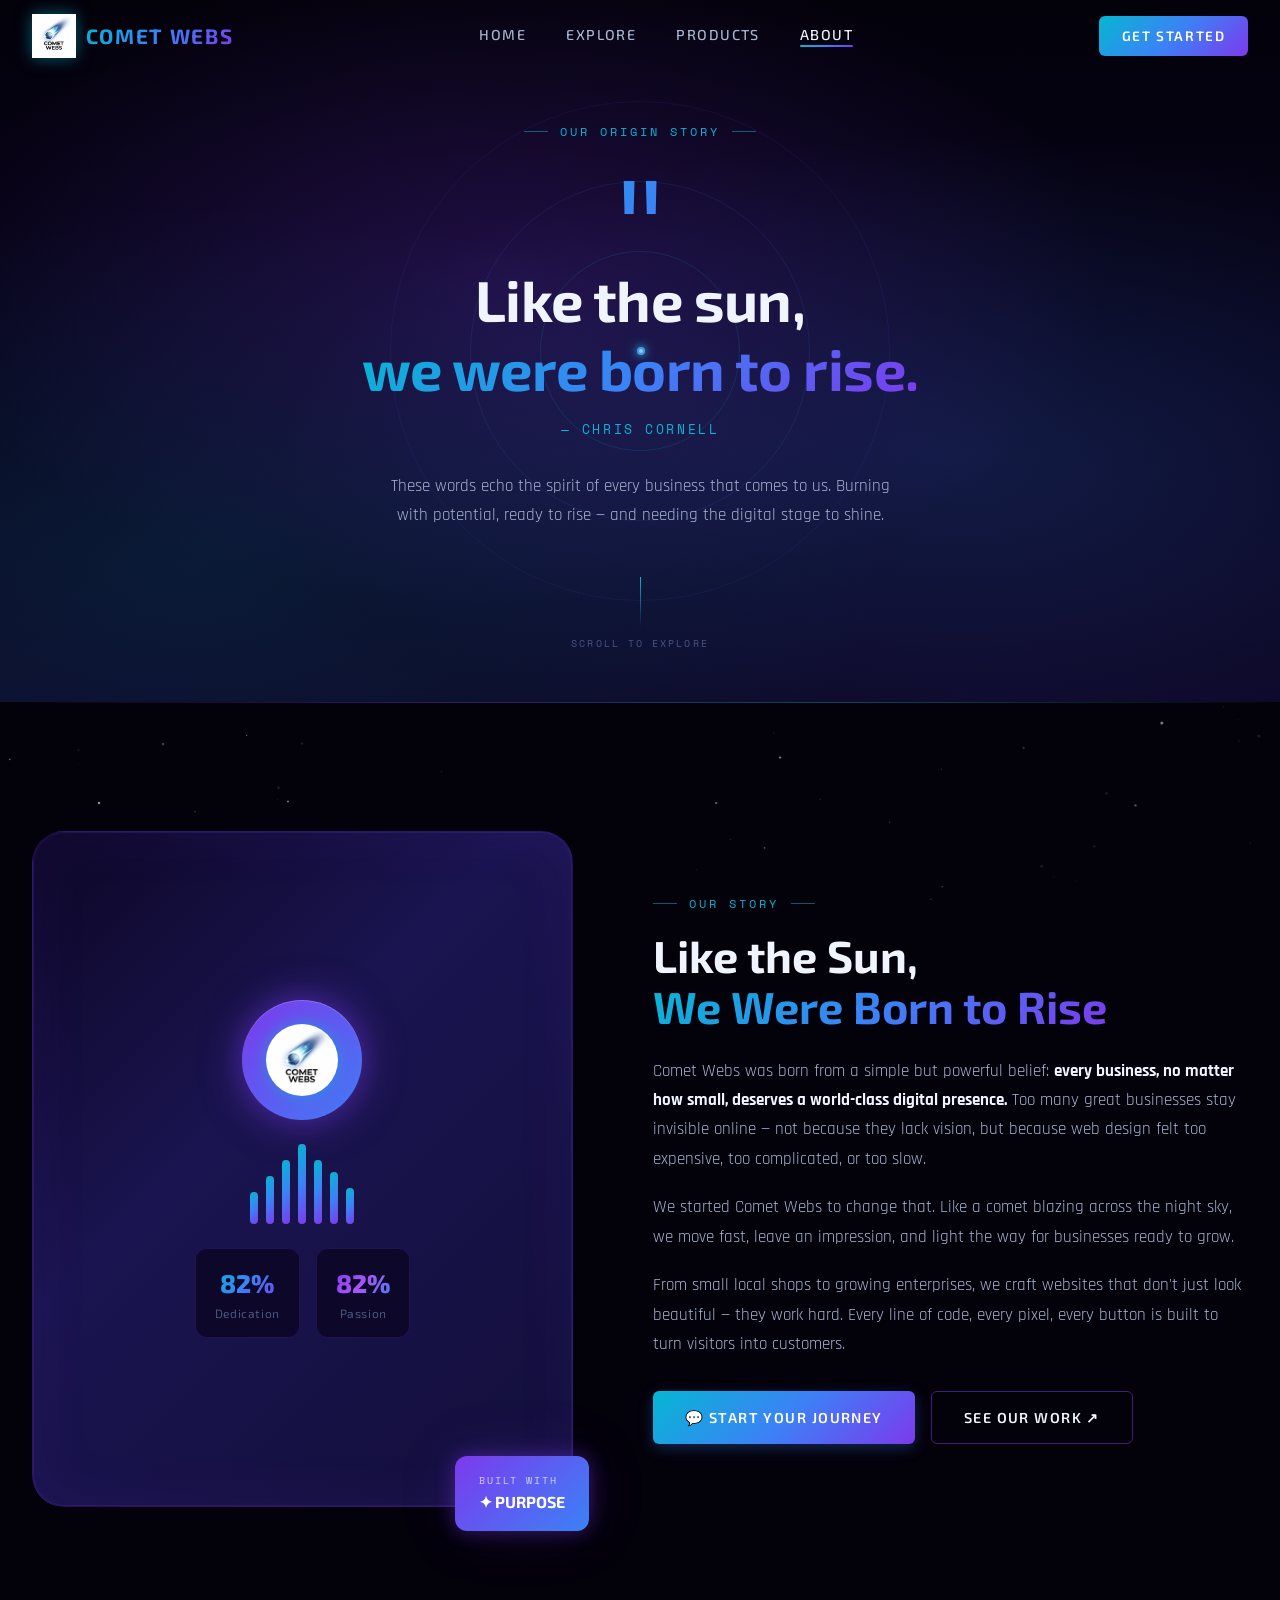
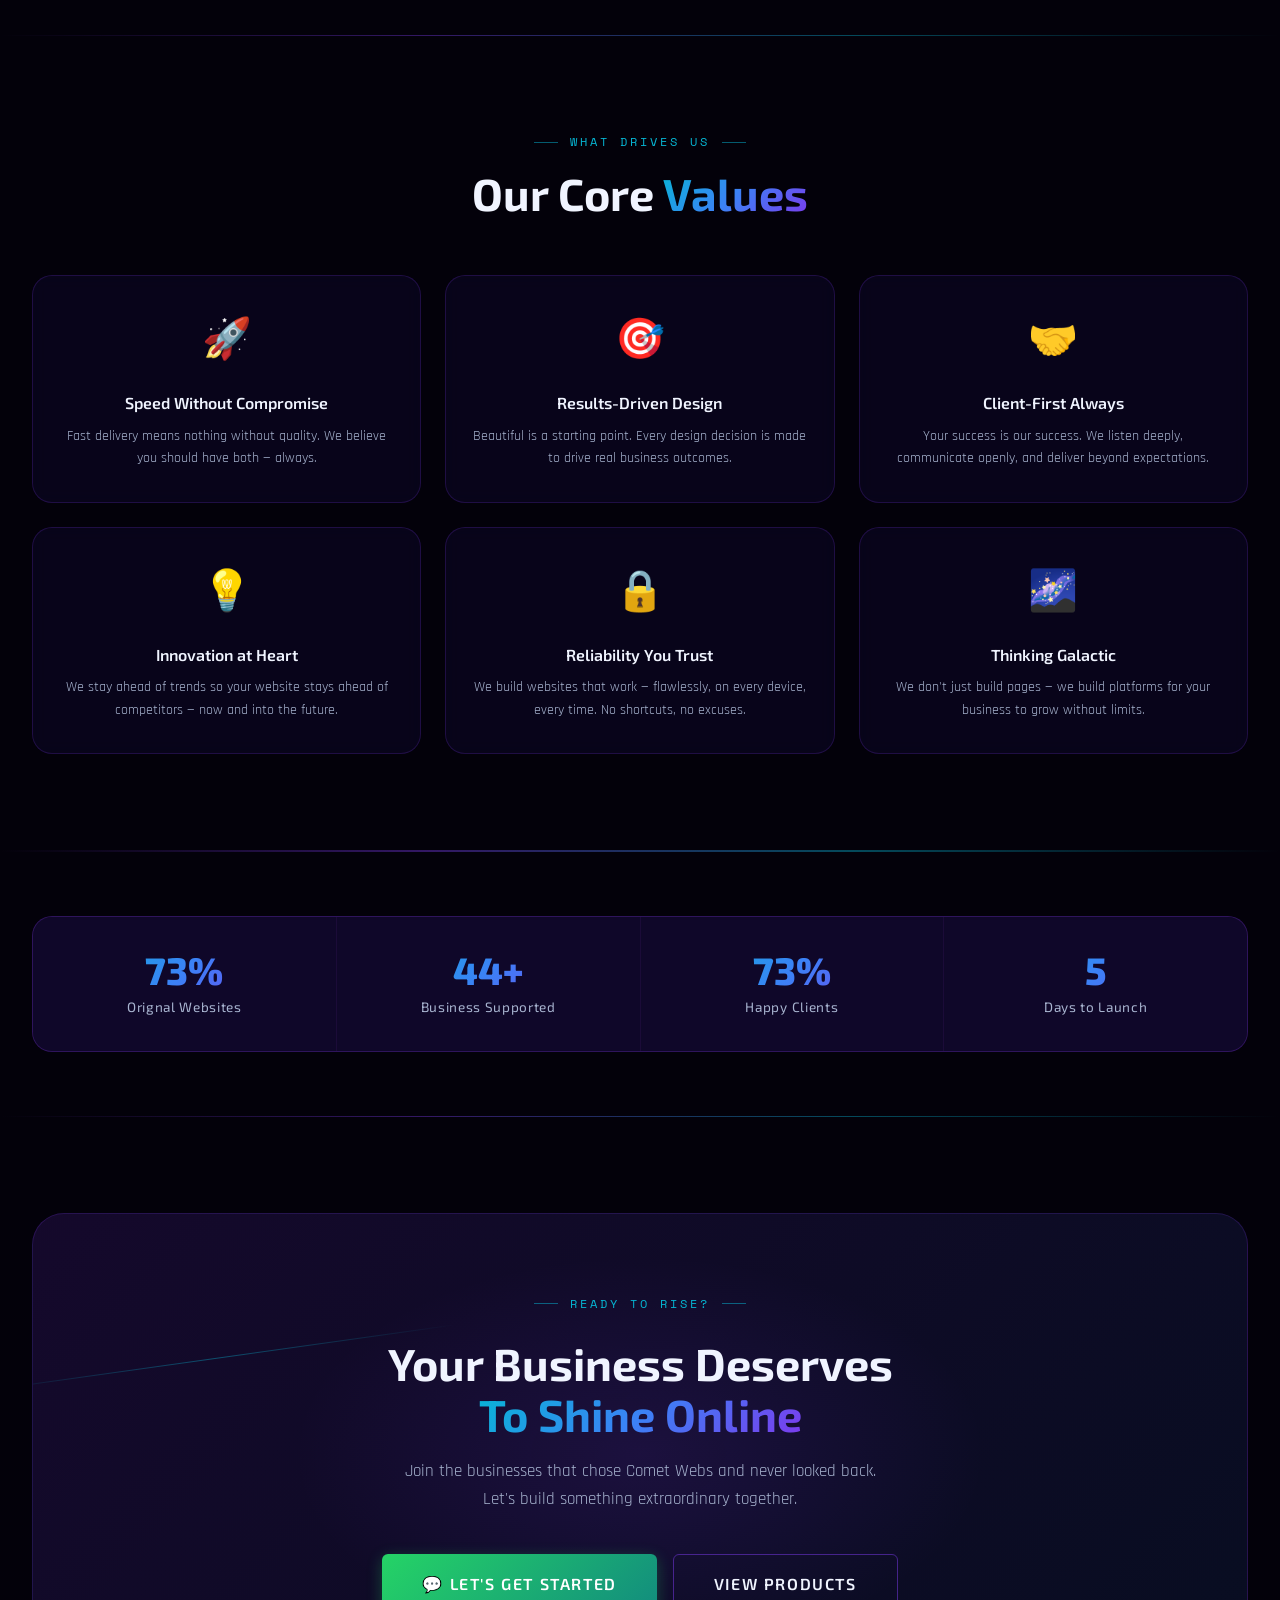
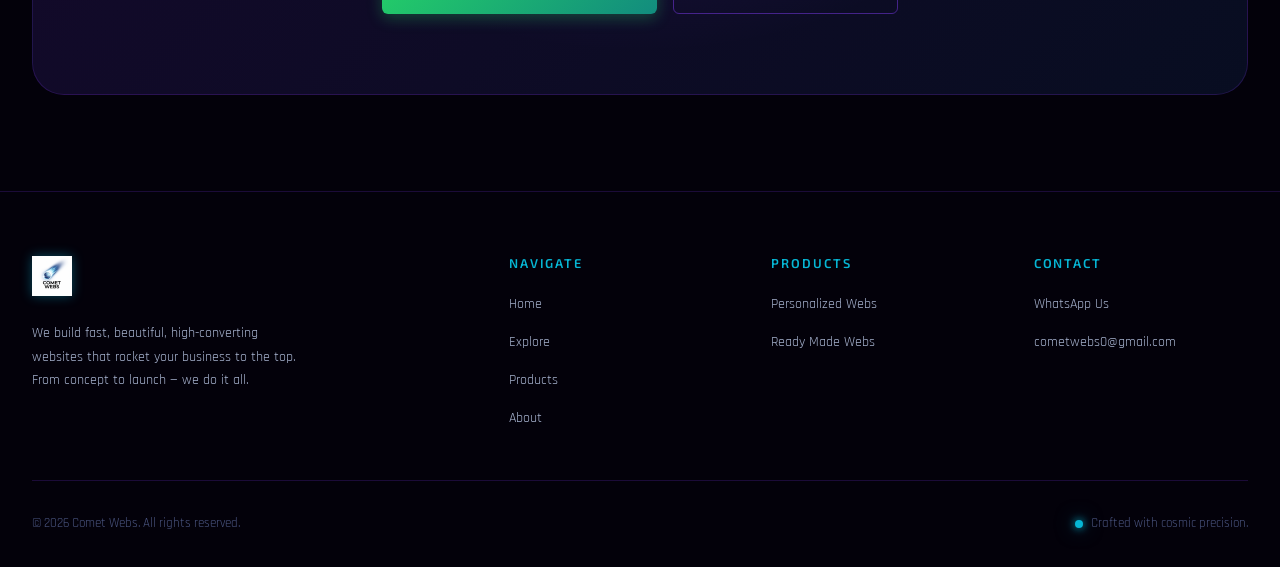
<file: about.html>
<!DOCTYPE html>
<html lang="en">
<head>
  <meta charset="UTF-8" />
  <meta name="viewport" content="width=device-width, initial-scale=1.0" />
  <title>About — Comet Webs</title>
  <link rel="stylesheet" href="styles.css" />
  <style>
    /* ── About-page specific ── */

    /* Quote hero styling */
    .quote-hero {
      position: relative;
      min-height: 78vh;
      display: flex;
      align-items: center;
      justify-content: center;
      overflow: hidden;
      padding-top: var(--nav-h);
    }

    .quote-hero__bg {
      position: absolute;
      inset: 0;
      background:
        radial-gradient(ellipse at 40% 40%, rgba(124,58,237,0.22) 0%, transparent 55%),
        radial-gradient(ellipse at 75% 65%, rgba(59,130,246,0.18) 0%, transparent 50%),
        radial-gradient(ellipse at 15% 80%, rgba(6,182,212,0.12) 0%, transparent 45%),
        var(--grad-dark);
      z-index: 0;
    }

    /* Orbiting dots animation */
    .orbit-ring {
      position: absolute;
      border-radius: 50%;
      border: 1px solid;
      pointer-events: none;
    }
    .orbit-dot {
      position: absolute;
      width: 8px;
      height: 8px;
      border-radius: 50%;
      top: 50%;
      transform-origin: 0 0;
    }

    .quote-hero__content {
      position: relative;
      z-index: 2;
      text-align: center;
      padding: 2rem;
      max-width: 900px;
    }

    /* Big decorative quote mark */
    .big-quote {
      font-family: var(--font-display);
      font-size: clamp(5rem, 12vw, 10rem);
      line-height: 0.7;
      background: var(--grad-comet);
      -webkit-background-clip: text;
      -webkit-text-fill-color: transparent;
      background-clip: text;
      opacity: 0.4;
      display: block;
      margin-bottom: -1rem;
      user-select: none;
    }

    .hero-quote-text {
      font-family: var(--font-display);
      font-size: clamp(1.8rem, 4.5vw, 3.8rem);
      font-weight: 700;
      letter-spacing: -0.01em;
      line-height: 1.2;
      color: var(--star-white);
      margin-bottom: 1rem;
    }

    .hero-quote-attr {
      font-family: var(--font-mono);
      font-size: 0.8rem;
      letter-spacing: 0.2em;
      text-transform: uppercase;
      color: var(--comet-cyan);
    }

    /* Scroll indicator */
    .scroll-cue {
      display: flex;
      flex-direction: column;
      align-items: center;
      gap: 0.5rem;
      margin-top: 3rem;
    }
    .scroll-cue span {
      font-family: var(--font-mono);
      font-size: 0.65rem;
      letter-spacing: 0.2em;
      color: var(--star-faint);
      text-transform: uppercase;
    }
    .scroll-cue__line {
      width: 1px;
      height: 50px;
      background: linear-gradient(180deg, var(--comet-cyan), transparent);
      animation: scroll-line 2s ease-in-out infinite;
    }
    @keyframes scroll-line {
      0%, 100% { opacity: 0.5; transform: scaleY(1); }
      50%       { opacity: 1;   transform: scaleY(1.2); }
    }

    /* Mission article */
    .mission-article {
      display: grid;
      grid-template-columns: 1fr 1.1fr;
      gap: 5rem;
      align-items: center;
    }

    .mission-img-wrap {
      position: relative;
    }

    .mission-img-frame {
      border-radius: var(--radius-xl);
      overflow: hidden;
      aspect-ratio: 4/5;
      background: linear-gradient(135deg,#0d0726 0%, #1a1450 40%,#130f3a 100%);
      border: var(--border-dim);
      position: relative;
      display: flex;
      align-items: center;
      justify-content: center;
    }

    /* Decorative visual inside image frame */
    .mission-visual {
      position: relative;
      width: 70%;
      display: flex;
      flex-direction: column;
      align-items: center;
      gap: 1.5rem;
    }

    /* Floating card decorations */
    .mission-float-card {
      position: absolute;
      background: rgba(13,7,38,0.85);
      border: var(--border-dim);
      border-radius: var(--radius-md);
      padding: 0.75rem 1rem;
      backdrop-filter: blur(10px);
      -webkit-backdrop-filter: blur(10px);
    }

    /* Value cards */
    .values-grid {
      display: grid;
      grid-template-columns: repeat(3, 1fr);
      gap: 1.5rem;
    }

    .value-card {
      background: rgba(13,7,38,0.6);
      border: var(--border-dim);
      border-radius: var(--radius-lg);
      padding: 2rem 1.5rem;
      text-align: center;
      transition: transform var(--t-med) var(--ease-bounce),
                  border-color var(--t-med),
                  box-shadow var(--t-med);
      backdrop-filter: blur(8px);
      -webkit-backdrop-filter: blur(8px);
      position: relative;
      overflow: hidden;
    }
    .value-card::before {
      content: '';
      position: absolute;
      top: 0; left: 0; right: 0;
      height: 2px;
      background: var(--grad-comet);
      transform: scaleX(0);
      transition: transform var(--t-med) var(--ease-bounce);
    }
    .value-card:hover {
      transform: translateY(-6px);
      border-color: rgba(124,58,237,0.45);
      box-shadow: var(--shadow-card);
    }
    .value-card:hover::before { transform: scaleX(1); }
    .value-card__emoji { font-size: 2.5rem; margin-bottom: 1rem; display: block; }
    .value-card__title {
      font-family: var(--font-display);
      font-size: 1rem;
      font-weight: 600;
      margin-bottom: 0.5rem;
    }
    .value-card__desc {
      color: var(--star-dim);
      font-size: 0.88rem;
      line-height: 1.6;
    }

    /* Timeline */
    .timeline {
      position: relative;
      padding-left: 2rem;
    }
    .timeline::before {
      content: '';
      position: absolute;
      left: 7px;
      top: 8px;
      bottom: 8px;
      width: 2px;
      background: linear-gradient(180deg, var(--comet-cyan), var(--nebula-purple), transparent);
    }
    .timeline-item {
      position: relative;
      margin-bottom: 2.5rem;
    }
    .timeline-item::before {
      content: '';
      position: absolute;
      left: -2rem;
      top: 6px;
      width: 14px;
      height: 14px;
      border-radius: 50%;
      background: var(--space-void);
      border: 2px solid var(--comet-cyan);
      box-shadow: 0 0 10px rgba(6,182,212,0.5);
    }
    .timeline-year {
      font-family: var(--font-mono);
      font-size: 0.7rem;
      letter-spacing: 0.18em;
      color: var(--comet-cyan);
      margin-bottom: 0.3rem;
    }
    .timeline-title {
      font-family: var(--font-display);
      font-size: 1rem;
      font-weight: 600;
      margin-bottom: 0.3rem;
    }
    .timeline-desc {
      color: var(--star-dim);
      font-size: 0.88rem;
      line-height: 1.6;
    }

    /* CTA section */
    .about-cta {
      background: linear-gradient(135deg, rgba(124,58,237,0.15), rgba(59,130,246,0.1));
      border: var(--border-dim);
      border-radius: var(--radius-xl);
      padding: 5rem 3rem;
      text-align: center;
      position: relative;
      overflow: hidden;
    }

    @media (max-width: 1024px) {
      .mission-article {
        grid-template-columns: 1fr;
        gap: 3rem;
      }
      .mission-img-wrap { order: -1; }
      .mission-img-frame { aspect-ratio: 16/9; }
    }

    @media (max-width: 768px) {
      .values-grid {
        grid-template-columns: 1fr;
        gap: 1rem;
      }
    }
    @media (max-width: 600px) {
      .values-grid {
        grid-template-columns: 1fr 1fr;
      }
    }
    @media (max-width: 400px) {
      .values-grid {
        grid-template-columns: 1fr;
      }
    }
  </style>
</head>
<body>

<canvas id="starfield-canvas"></canvas>

<!-- ── Navigation ── -->
<nav class="nav">
  <div class="nav__inner">
    <a href="index.html" class="nav__logo">
      <img src="logo.jpeg" alt="Comet Webs" />
      <span class="nav__logo-text">COMET WEBS</span>
    </a>
    <ul class="nav__links">
      <li><a href="index.html">Home</a></li>
      <li><a href="explore.html">Explore</a></li>
      <li><a href="products.html">Products</a></li>
      <li><a href="about.html" class="active">About</a></li>
    </ul>
    <a href="login.html" class="nav__cta">Get Started</a>
    <button class="nav__hamburger" aria-label="Menu">
      <span></span><span></span><span></span>
    </button>
  </div>
</nav>

<div class="nav__mobile">
  <ul>
    <li><a href="index.html">Home</a></li>
    <li><a href="explore.html">Explore</a></li>
    <li><a href="products.html">Products</a></li>
    <li><a href="about.html">About</a></li>
  </ul>
  <a href="login.html" class="nav__cta">Get Started ↗</a>
</div>

<!-- ── Quote Hero ── -->
<section class="quote-hero">
  <div class="quote-hero__bg"></div>

  <!-- Orbiting ring decorations -->
  <div class="orbit-ring" style="width:500px;height:500px;border-color:rgba(124,58,237,0.1);top:50%;left:50%;transform:translate(-50%,-50%);animation:spin-slow 60s linear infinite;z-index:1;">
    <div class="orbit-dot" style="width:8px;height:8px;background:var(--comet-cyan);box-shadow:0 0 12px var(--comet-cyan);transform:translate(-50%,-50%) translateX(250px);"></div>
  </div>
  <div class="orbit-ring" style="width:340px;height:340px;border-color:rgba(59,130,246,0.12);top:50%;left:50%;transform:translate(-50%,-50%);animation:spin-slow 40s linear infinite reverse;z-index:1;">
    <div class="orbit-dot" style="width:5px;height:5px;background:var(--nebula-violet);box-shadow:0 0 8px var(--nebula-violet);transform:translate(-50%,-50%) translateX(170px);"></div>
  </div>
  <div class="orbit-ring" style="width:200px;height:200px;border-color:rgba(6,182,212,0.15);top:50%;left:50%;transform:translate(-50%,-50%);animation:spin-slow 25s linear infinite;z-index:1;">
    <div class="orbit-dot" style="width:4px;height:4px;background:var(--comet-light);box-shadow:0 0 6px var(--comet-light);transform:translate(-50%,-50%) translateX(100px);"></div>
  </div>

  <div class="quote-hero__content" style="position:relative;z-index:2;">
    <div class="eyebrow eyebrow-center anim-fade-up" style="margin-bottom:2rem;">Our Origin Story</div>
    <span class="big-quote anim-fade-in">"</span>
    <h1 class="hero-quote-text anim-fade-up delay-1">
      Like the sun,<br>
      <span class="text-gradient">we were born to rise.</span>
    </h1>
    <p class="hero-quote-attr anim-fade-up delay-2">— Chris Cornell</p>
    <p class="text-dim anim-fade-up delay-3" style="max-width:520px;margin:2rem auto 0;font-size:1.05rem;line-height:1.7;">
      These words echo the spirit of every business that comes to us. Burning with potential, ready to rise — and needing the digital stage to shine.
    </p>
    <div class="scroll-cue anim-fade-up delay-4">
      <div class="scroll-cue__line"></div>
      <span>Scroll to explore</span>
    </div>
  </div>
</section>

<div class="divider"></div>

<!-- ── Mission Article ── -->
<section class="section-pad section-pad--lg">
  <div class="container">
    <div class="mission-article">

      <!-- Left: Decorative image panel -->
      <div class="mission-img-wrap reveal-left">
        <div class="mission-img-frame">
          <!-- Abstract visual representing "rising" -->
          <div class="mission-visual">
            <!-- Central glow orb -->
            <div style="position:relative;width:120px;height:120px;">
              <div style="position:absolute;inset:-20px;border-radius:50%;background:radial-gradient(circle,rgba(124,58,237,0.3),transparent 70%);animation:pulse-glow 4s ease-in-out infinite;"></div>
              <div style="width:100%;height:100%;border-radius:50%;background:linear-gradient(135deg,var(--nebula-purple),var(--comet-blue));display:flex;align-items:center;justify-content:center;box-shadow:0 0 40px rgba(124,58,237,0.5),inset 0 1px 0 rgba(255,255,255,0.2);">
                <img src="logo.jpeg" alt="Comet Webs" style="width:72px;height:72px;border-radius:50%;object-fit:cover;filter:drop-shadow(0 0 8px rgba(6,182,212,0.6));" />
              </div>
            </div>

            <!-- Rising lines -->
            <div style="display:flex;gap:0.5rem;align-items:flex-end;height:80px;">
              <div style="width:8px;border-radius:4px;background:var(--grad-comet);height:40%;animation:float-up 3s ease-in-out infinite 0s;"></div>
              <div style="width:8px;border-radius:4px;background:var(--grad-comet);height:60%;animation:float-up 3s ease-in-out infinite 0.3s;"></div>
              <div style="width:8px;border-radius:4px;background:var(--grad-comet);height:80%;animation:float-up 3s ease-in-out infinite 0.6s;"></div>
              <div style="width:8px;border-radius:4px;background:var(--grad-comet);height:100%;animation:float-up 3s ease-in-out infinite 0.9s;"></div>
              <div style="width:8px;border-radius:4px;background:var(--grad-comet);height:80%;animation:float-up 3s ease-in-out infinite 1.2s;"></div>
              <div style="width:8px;border-radius:4px;background:var(--grad-comet);height:65%;animation:float-up 3s ease-in-out infinite 1.5s;"></div>
              <div style="width:8px;border-radius:4px;background:var(--grad-comet);height:45%;animation:float-up 3s ease-in-out infinite 1.8s;"></div>
            </div>

            <!-- Stats floating cards -->
            <div style="display:flex;gap:1rem;flex-wrap:wrap;justify-content:center;">
              <div style="background:rgba(13,7,38,0.9);border:var(--border-dim);border-radius:var(--radius-md);padding:0.8rem 1.2rem;text-align:center;backdrop-filter:blur(10px);">
                <div style="font-family:var(--font-display);font-size:1.6rem;font-weight:800;background:var(--grad-comet);-webkit-background-clip:text;-webkit-text-fill-color:transparent;background-clip:text;" data-count="100" data-suffix="%">100%</div>
                <div style="font-size:0.75rem;color:var(--star-faint);font-family:var(--font-display);letter-spacing:0.05em;">Dedication </div>
              </div>
              <div style="background:rgba(13,7,38,0.9);border:var(--border-dim);border-radius:var(--radius-md);padding:0.8rem 1.2rem;text-align:center;backdrop-filter:blur(10px);">
                <div style="font-family:var(--font-display);font-size:1.6rem;font-weight:800;background:var(--grad-nebula);-webkit-background-clip:text;-webkit-text-fill-color:transparent;background-clip:text;" data-count="100" data-suffix="%">100%</div>
                <div style="font-size:0.75rem;color:var(--star-faint);font-family:var(--font-display);letter-spacing:0.05em;">Passion</div>
              </div>
            </div>
          </div>

          <!-- Border glow effect -->
          <div style="position:absolute;inset:0;border-radius:var(--radius-xl);border:var(--border-dim);pointer-events:none;box-shadow:inset 0 0 60px rgba(124,58,237,0.08);"></div>
        </div>

        <!-- Floating accent badge -->
        <div style="position:absolute;bottom:-1.5rem;right:-1rem;background:linear-gradient(135deg,var(--nebula-purple),var(--comet-blue));border-radius:var(--radius-md);padding:1rem 1.5rem;box-shadow:var(--glow-purple);animation:float-up 4s ease-in-out infinite;">
          <div style="font-family:var(--font-mono);font-size:0.65rem;letter-spacing:0.18em;color:rgba(255,255,255,0.7);">BUILT WITH</div>
          <div style="font-family:var(--font-display);font-size:1rem;font-weight:700;color:white;">✦ PURPOSE</div>
        </div>
      </div>

      <!-- Right: Story text -->
      <div class="reveal-right">
        <div class="eyebrow">Our Story</div>
        <h2 class="h-section" style="margin-bottom:1.5rem;">
          Like the Sun,<br>
          <span class="text-gradient">We Were Born to Rise</span>
        </h2>
        <p style="color:var(--star-dim);font-size:1.05rem;line-height:1.75;margin-bottom:1.2rem;">
          Comet Webs was born from a simple but powerful belief: <strong style="color:var(--star-white);">every business, no matter how small, deserves a world-class digital presence.</strong> Too many great businesses stay invisible online — not because they lack vision, but because web design felt too expensive, too complicated, or too slow.
        </p>
        <p style="color:var(--star-dim);font-size:1.05rem;line-height:1.75;margin-bottom:1.2rem;">
          We started Comet Webs to change that. Like a comet blazing across the night sky, we move fast, leave an impression, and light the way for businesses ready to grow.
        </p>
        <p style="color:var(--star-dim);font-size:1.05rem;line-height:1.75;margin-bottom:2rem;">
          From small local shops to growing enterprises, we craft websites that don't just look beautiful — they work hard. Every line of code, every pixel, every button is built to turn visitors into customers.
        </p>

        <div style="display:flex;gap:1rem;flex-wrap:wrap;">
          <a href="login.html" class="btn btn--primary">
            💬 Start Your Journey
          </a>
          <a href="explore.html" class="btn btn--secondary">
            See Our Work ↗
          </a>
        </div>
      </div>

    </div>
  </div>
</section>

<div class="divider"></div>

<!-- ── Values ── -->
<section class="section-pad">
  <div class="container">
    <div style="text-align:center;margin-bottom:3.5rem;" class="reveal">
      <div class="eyebrow eyebrow-center">What Drives Us</div>
      <h2 class="h-section">Our Core <span class="text-gradient">Values</span></h2>
    </div>
    <div class="values-grid">
      <div class="value-card reveal" data-delay="0">
        <span class="value-card__emoji">🚀</span>
        <div class="value-card__title">Speed Without Compromise</div>
        <div class="value-card__desc">Fast delivery means nothing without quality. We believe you should have both — always.</div>
      </div>
      <div class="value-card reveal" data-delay="1">
        <span class="value-card__emoji">🎯</span>
        <div class="value-card__title">Results-Driven Design</div>
        <div class="value-card__desc">Beautiful is a starting point. Every design decision is made to drive real business outcomes.</div>
      </div>
      <div class="value-card reveal" data-delay="2">
        <span class="value-card__emoji">🤝</span>
        <div class="value-card__title">Client-First Always</div>
        <div class="value-card__desc">Your success is our success. We listen deeply, communicate openly, and deliver beyond expectations.</div>
      </div>
      <div class="value-card reveal" data-delay="1">
        <span class="value-card__emoji">💡</span>
        <div class="value-card__title">Innovation at Heart</div>
        <div class="value-card__desc">We stay ahead of trends so your website stays ahead of competitors — now and into the future.</div>
      </div>
      <div class="value-card reveal" data-delay="2">
        <span class="value-card__emoji">🔒</span>
        <div class="value-card__title">Reliability You Trust</div>
        <div class="value-card__desc">We build websites that work — flawlessly, on every device, every time. No shortcuts, no excuses.</div>
      </div>
      <div class="value-card reveal" data-delay="3">
        <span class="value-card__emoji">🌌</span>
        <div class="value-card__title">Thinking Galactic</div>
        <div class="value-card__desc">We don't just build pages — we build platforms for your business to grow without limits.</div>
      </div>
    </div>
  </div>
</section>

<div class="divider"></div>




<div class="divider"></div>

<!-- ── Stats Banner ── -->
<section style="position:relative;z-index:2;padding:4rem 0;">
  <div class="container">
    <div class="stats-row reveal">
      <div class="stat-item">
        <div class="stat-item__value" data-count="100" data-suffix="%">50+</div>
        <div class="stat-item__label">Orignal Websites</div>
      </div>
      <div class="stat-item">
        <div class="stat-item__value" data-count="60" data-suffix="+">98%</div>
        <div class="stat-item__label">Business Supported</div>
      </div>
      <div class="stat-item">
        <div class="stat-item__value" data-count="100" data-suffix="%">98%</div>
        <div class="stat-item__label">Happy Clients</div>
      </div>
      <div class="stat-item">
        <div class="stat-item__value" data-count="7">7</div>
        <div class="stat-item__label"> Days to Launch</div>
      </div>
    </div>
  </div>
</section>

<div class="divider"></div>

<!-- ── Final CTA ── -->
<section class="section-pad">
  <div class="container">
    <div class="about-cta reveal">
      <!-- Background glow -->
      <div style="position:absolute;top:50%;left:50%;transform:translate(-50%,-50%);width:700px;height:400px;background:radial-gradient(ellipse,rgba(124,58,237,0.12),transparent 70%);pointer-events:none;"></div>
      <!-- Comet streak decoration -->
      <div style="position:absolute;top:30%;left:-5%;width:40%;height:1px;background:linear-gradient(90deg,transparent,rgba(6,182,212,0.4),transparent);transform:rotate(-8deg);pointer-events:none;"></div>

      <div style="position:relative;">
        <div class="eyebrow eyebrow-center" style="margin-bottom:1.5rem;">Ready to Rise?</div>
        <h2 class="h-section" style="margin-bottom:1rem;">
          Your Business Deserves<br>
          <span class="text-gradient">To Shine Online</span>
        </h2>
        <p class="text-dim" style="max-width:500px;margin:0 auto 2.5rem;font-size:1.05rem;line-height:1.7;">
          Join the businesses that chose Comet Webs and never looked back. Let's build something extraordinary together.
        </p>
        <div style="display:flex;gap:1rem;justify-content:center;flex-wrap:wrap;">
          <a href="login.html" class="btn btn--whatsapp btn--lg">
            💬 Let's Get Started
          </a>
          <a href="products.html" class="btn btn--secondary btn--lg">
            View Products
          </a>
        </div>
      </div>
    </div>
  </div>
</section>

<!-- ── Footer ── -->
<footer>
  <div class="container">
    <div class="footer__grid">
      <div class="footer__brand">
        <img src="logo.jpeg" alt="Comet Webs" />
        <p>We build fast, beautiful, high-converting websites that rocket your business to the top. From concept to launch — we do it all.</p>
      </div>
      <div class="footer__col">
        <h4>Navigate</h4>
        <ul>
          <li><a href="index.html">Home</a></li>
          <li><a href="explore.html">Explore</a></li>
          <li><a href="products.html">Products</a></li>
          <li><a href="about.html">About</a></li>
        </ul>
      </div>
      <div class="footer__col">
        <h4>Products</h4>
        <ul>
          <li><a href="products.html#personalized">Personalized Webs</a></li>
          <li><a href="products.html#readymade">Ready Made Webs</a></li>
        </ul>
      </div>
      <div class="footer__col">
        <h4>Contact</h4>
        <ul>
          <li><a href="login.html" target="_blank">WhatsApp Us</a></li>
          <li><a href="mailto:cometwebs0@gmail.com">cometwebs0@gmail.com</a></li>

        </ul>
      </div>
    </div>
    <div class="footer__bottom">
      <span>© 2026 Comet Webs. All rights reserved.</span>
      <span style="display:flex;align-items:center;gap:0.5rem;"><span class="glow-dot"></span> Crafted with cosmic precision.</span>
    </div>
  </div>
</footer>

<script src="main.js"></script>
</body>
</html>
</file>
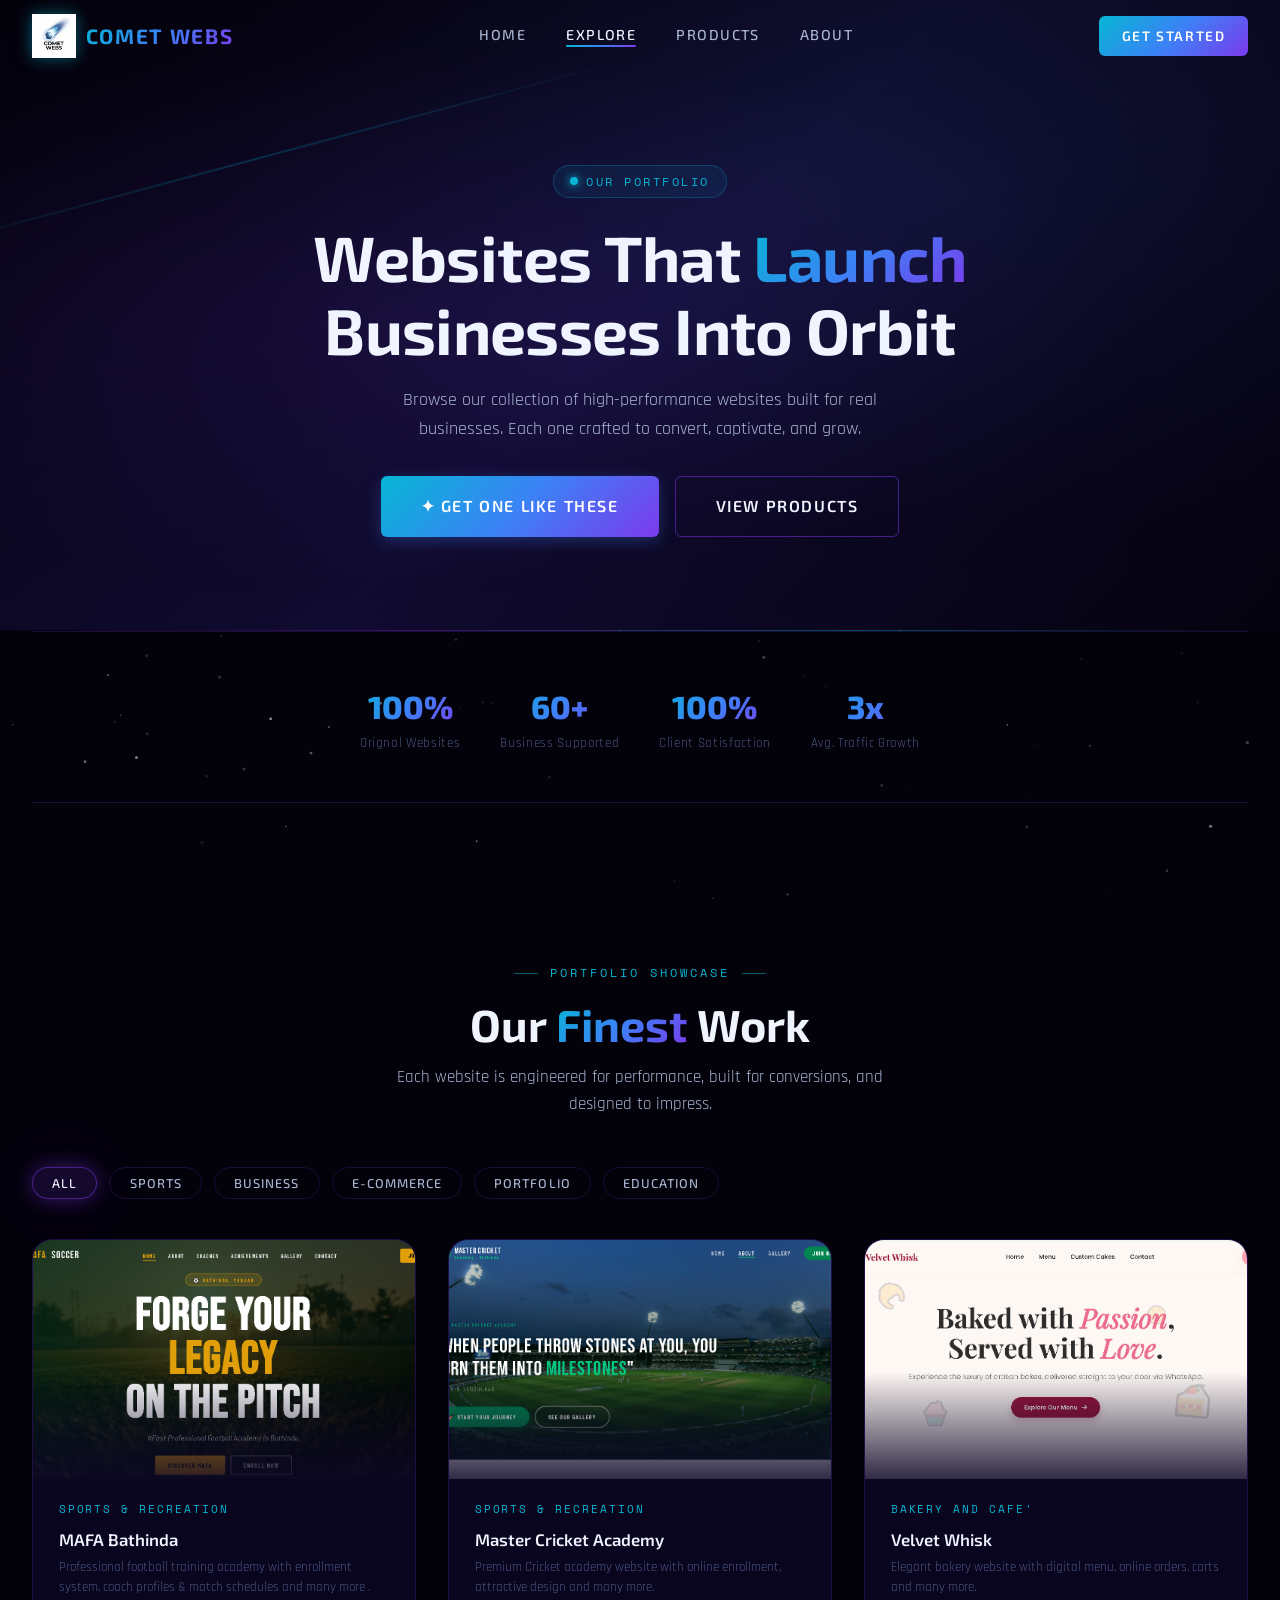
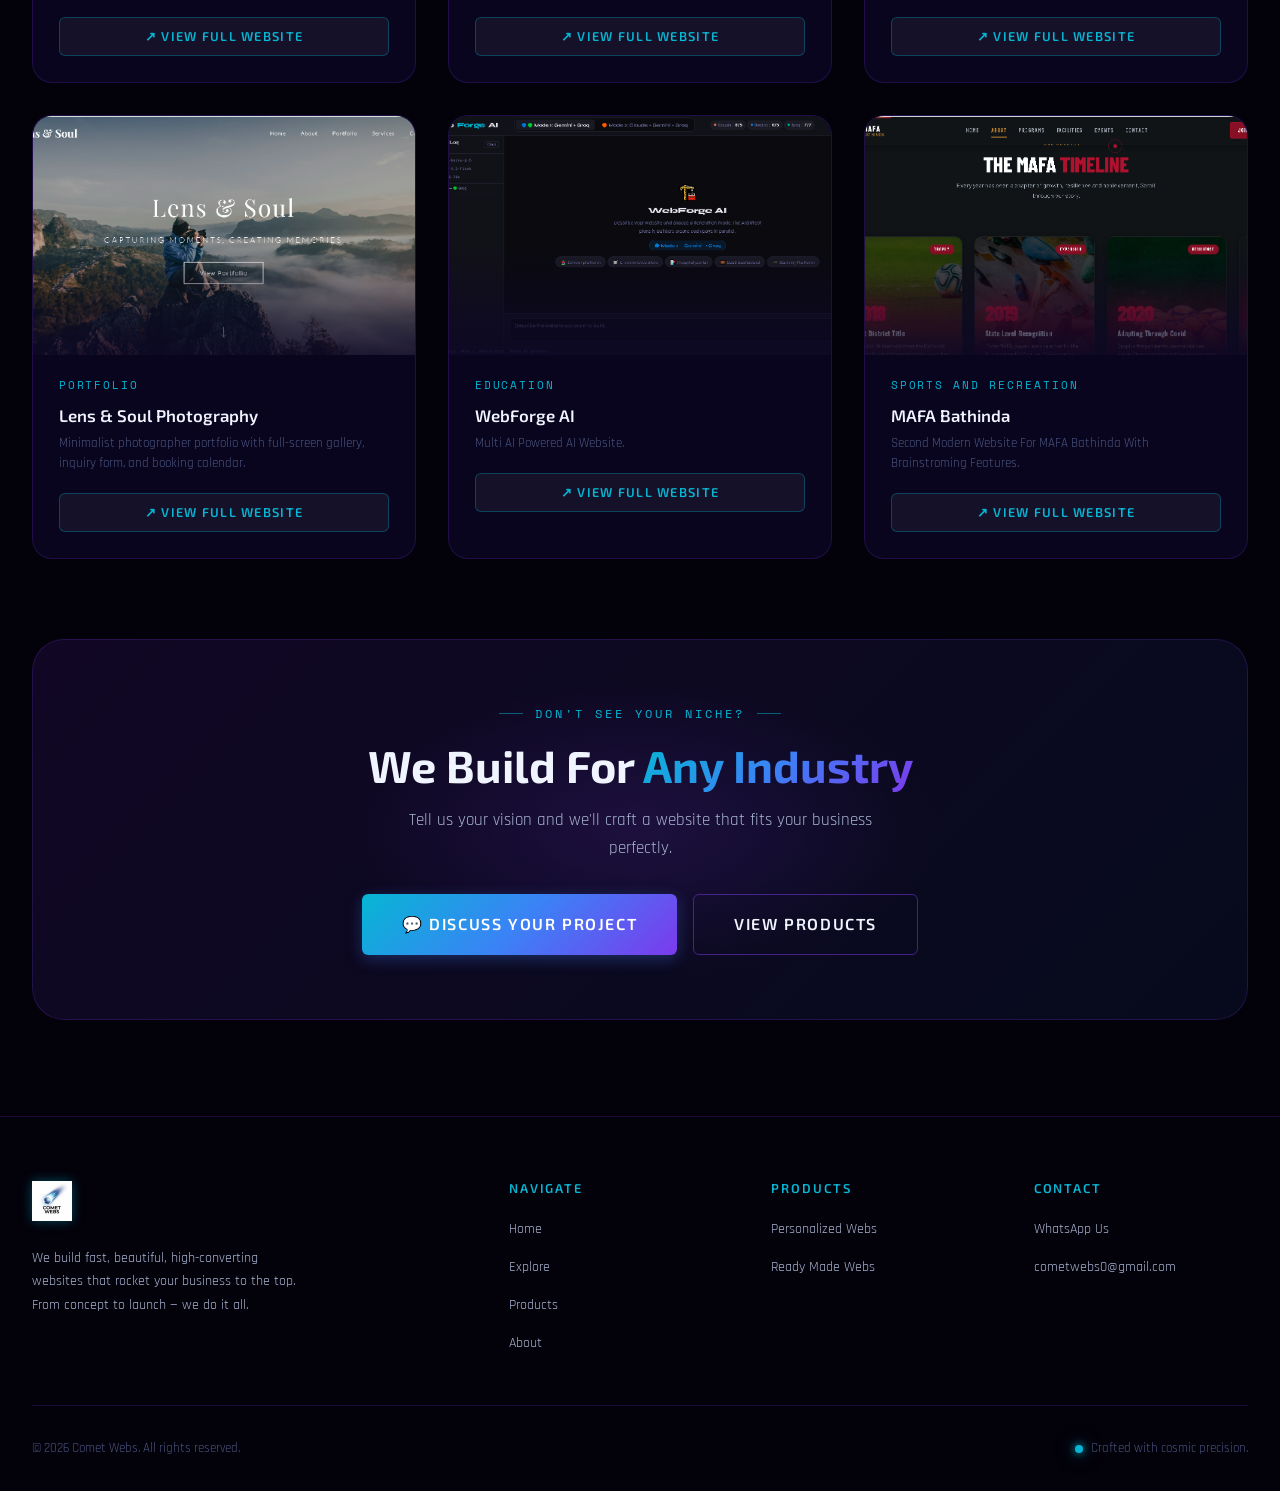
<file: explore.html>
<!DOCTYPE html>
<html lang="en">
<head>
  <meta charset="UTF-8" />
  <meta name="viewport" content="width=device-width, initial-scale=1.0" />
  <title>Explore — Comet Webs</title>
  <link rel="stylesheet" href="styles.css" />
  <!-- Favicon placeholder -->
  <style>
    /* ── Explore-page specific styles ── */
    .explore-hero-badge {
      display: inline-flex;
      align-items: center;
      gap: 0.5rem;
      font-family: var(--font-mono);
      font-size: 0.72rem;
      letter-spacing: 0.22em;
      text-transform: uppercase;
      color: var(--comet-cyan);
      background: rgba(6,182,212,0.08);
      border: 1px solid rgba(6,182,212,0.25);
      padding: 0.35rem 1rem;
      border-radius: 100px;
      margin-bottom: 1.4rem;
    }

    /* Screenshot preview system */
    .explore-card__preview {
      position: relative;
      aspect-ratio: 16/10;
      overflow: hidden;
      background: var(--space-mid);
    }

    /* iframe scaled to show full-page homepage */
    .explore-card__preview .site-frame {
      position: absolute;
      top: 0; left: 0;
      width: 200%;
      height: 200%;
      transform: scale(0.5);
      transform-origin: top left;
      border: none;
      pointer-events: none;
      background: #fff;
    }

    /* Fallback image mode */
    .explore-card__preview-img {
      width: 100%;
      height: 100%;
      object-fit: cover;
      object-position: top;
      transition: transform var(--t-slow) var(--ease-smooth);
    }
    .explore-card:hover .explore-card__preview-img {
      transform: scale(1.05);
    }

    .explore-card__overlay {
      position: absolute;
      inset: 0;
      background: linear-gradient(180deg, transparent 55%, rgba(13,7,38,0.85) 100%);
      pointer-events: none;
    }

    .explore-grid {
      display: grid;
      grid-template-columns: repeat(auto-fill, minmax(320px, 1fr));
      gap: 2rem;
    }

    .explore-card {
      border-radius: var(--radius-lg);
      overflow: hidden;
      background: rgba(13,7,38,0.75);
      border: var(--border-dim);
      transition: transform var(--t-med) var(--ease-bounce),
                  box-shadow var(--t-med),
                  border-color var(--t-med);
      backdrop-filter: blur(10px);
      -webkit-backdrop-filter: blur(10px);
    }

    .explore-card:hover {
      transform: translateY(-8px);
      border-color: rgba(124,58,237,0.5);
      box-shadow: var(--shadow-card), var(--glow-purple);
    }

    .explore-card__body {
      padding: 1.4rem 1.6rem 1.6rem;
    }

    .explore-card__category {
      font-family: var(--font-mono);
      font-size: 0.68rem;
      letter-spacing: 0.18em;
      text-transform: uppercase;
      color: var(--comet-cyan);
      margin-bottom: 0.4rem;
    }

    .explore-card__title {
      font-family: var(--font-display);
      font-size: 1.05rem;
      font-weight: 600;
      color: var(--star-white);
      margin-bottom: 0.3rem;
    }

    .explore-card__sub {
      color: var(--star-faint);
      font-size: 0.83rem;
      margin-bottom: 1.2rem;
      line-height: 1.5;
    }

    /* Loading shimmer for iframes */
    .frame-loader {
      position: absolute;
      inset: 0;
      background: linear-gradient(
        90deg,
        var(--space-mid) 25%,
        rgba(26,20,80,0.6) 50%,
        var(--space-mid) 75%
      );
      background-size: 200% 100%;
      animation: shimmer 1.8s infinite;
      z-index: 1;
      transition: opacity 0.4s;
    }
    .frame-loaded .frame-loader { opacity: 0; pointer-events: none; }

    @keyframes shimmer {
      0%   { background-position: 200% 0; }
      100% { background-position: -200% 0; }
    }

    /* Stats bar */
    .explore-stats {
      display: flex;
      gap: 2.5rem;
      justify-content: center;
      flex-wrap: wrap;
      padding: 3rem 0;
      border-top: var(--border-dim);
      border-bottom: var(--border-dim);
      margin-bottom: 4rem;
    }
    .explore-stats__item {
      text-align: center;
    }
    .explore-stats__num {
      font-family: var(--font-display);
      font-size: 2rem;
      font-weight: 800;
      background: var(--grad-comet);
      -webkit-background-clip: text;
      -webkit-text-fill-color: transparent;
      background-clip: text;
    }
    .explore-stats__label {
      font-size: 0.82rem;
      color: var(--star-faint);
      letter-spacing: 0.05em;
    }

    /* Filter tabs */
    .filter-tabs {
      display: flex;
      gap: 0.75rem;
      flex-wrap: wrap;
      margin-bottom: 2.5rem;
    }
    .filter-tab {
      font-family: var(--font-display);
      font-size: 0.8rem;
      font-weight: 500;
      letter-spacing: 0.08em;
      text-transform: uppercase;
      padding: 0.45rem 1.2rem;
      border-radius: 100px;
      border: var(--border-dim);
      background: transparent;
      color: var(--star-dim);
      cursor: pointer;
      transition: all var(--t-fast);
    }
    .filter-tab:hover,
    .filter-tab.active {
      background: rgba(124,58,237,0.15);
      border-color: rgba(124,58,237,0.5);
      color: var(--star-white);
    }
    .filter-tab.active {
      box-shadow: var(--glow-purple);
    }

    @media (max-width: 768px) {
      .explore-grid {
        grid-template-columns: 1fr;
      }
    }
  </style>
</head>
<body>

<!-- Starfield -->
<canvas id="starfield-canvas"></canvas>

<!-- ── Navigation ── -->
<nav class="nav">
  <div class="nav__inner">
    <a href="index.html" class="nav__logo">
      <img src="logo.jpeg" alt="Comet Webs" />
      <span class="nav__logo-text">COMET WEBS</span>
    </a>
    <ul class="nav__links">
      <li><a href="index.html">Home</a></li>
      <li><a href="explore.html" class="active">Explore</a></li>
      <li><a href="products.html">Products</a></li>
      <li><a href="about.html">About</a></li>
    </ul>
    <a href="login.html" class="nav__cta">Get Started</a>
    <button class="nav__hamburger" aria-label="Menu">
      <span></span><span></span><span></span>
    </button>
  </div>
</nav>

<!-- Mobile Menu -->
<div class="nav__mobile">
  <ul>
    <li><a href="index.html">Home</a></li>
    <li><a href="explore.html">Explore</a></li>
    <li><a href="products.html">Products</a></li>
    <li><a href="about.html">About</a></li>
  </ul>
  <a href="login.html" class="nav__cta">Get Started ↗</a>
</div>

<!-- ── Image Hero ── -->
<section class="img-hero">
  <!-- Deep space background generated via CSS -->
  <div style="position:absolute;inset:0;background:radial-gradient(ellipse at 30% 50%, rgba(124,58,237,0.25) 0%, transparent 60%), radial-gradient(ellipse at 75% 30%, rgba(59,130,246,0.2) 0%, transparent 55%), var(--grad-dark);z-index:0;"></div>
  <!-- Decorative comet streak -->
  <div style="position:absolute;top:25%;left:-10%;width:60%;height:2px;background:linear-gradient(90deg,transparent,rgba(6,182,212,0.6),transparent);transform:rotate(-15deg);animation:comet-streak 8s linear infinite;"></div>
  <div class="img-hero__overlay"></div>
  <div class="img-hero__content">
    <div class="explore-hero-badge">
      <span class="glow-dot"></span>
      Our Portfolio
    </div>
    <h1 class="h-hero anim-fade-up">
      Websites That <span class="text-gradient">Launch</span><br>Businesses Into Orbit
    </h1>
    <p class="text-dim anim-fade-up delay-2" style="max-width:560px;margin:1.2rem auto 2rem;font-size:1.1rem;">
      Browse our collection of high-performance websites built for real businesses. Each one crafted to convert, captivate, and grow.
    </p>
    <div class="anim-fade-up delay-3" style="display:flex;gap:1rem;justify-content:center;flex-wrap:wrap;">
      <a href="login.html" class="btn btn--primary btn--lg">
        ✦ Get One Like These
      </a>
      <a href="products.html" class="btn btn--secondary btn--lg">
        View Products
      </a>
    </div>
  </div>
</section>

<div class="divider"></div>

<!-- ── Stats Row ── -->
<section style="position:relative;z-index:2;padding:0 0;">
  <div class="container">
    <div class="explore-stats reveal">
      <div class="explore-stats__item">
        <div class="explore-stats__num" data-count="100" data-suffix="%">50+</div>
        <div class="explore-stats__label">Orignal Websites</div>
      </div>
       <div class="explore-stats__item">
        <div class="explore-stats__num" data-count="60" data-suffix="+">98%</div>
        <div class="explore-stats__label">Business Supported</div>
      </div>
      <div class="explore-stats__item">
        <div class="explore-stats__num" data-count="100" data-suffix="%">98%</div>
        <div class="explore-stats__label">Client Satisfaction</div>
      </div>
      <div class="explore-stats__item">
        <div class="explore-stats__num" data-count="3" data-suffix="x">3x</div>
        <div class="explore-stats__label">Avg. Traffic Growth</div>
      </div>
    </div>
  </div>
</section>

<!-- ── Portfolio Grid ── -->
<section class="section-pad">
  <div class="container">
    <div style="text-align:center;margin-bottom:3rem;" class="reveal">
      <div class="eyebrow eyebrow-center">Portfolio Showcase</div>
      <h2 class="h-section">Our <span class="text-gradient">Finest</span> Work</h2>
      <p class="text-dim" style="margin-top:0.8rem;max-width:520px;margin-left:auto;margin-right:auto;">
        Each website is engineered for performance, built for conversions, and designed to impress.
      </p>
    </div>

    <!-- Filter Tabs -->
    <div class="filter-tabs reveal" id="filterTabs">
      <button class="filter-tab active" data-filter="all">All</button>
      <button class="filter-tab" data-filter="sports">Sports</button>
      <button class="filter-tab" data-filter="business">Business</button>
      <button class="filter-tab" data-filter="ecommerce">E-Commerce</button>
      <button class="filter-tab" data-filter="portfolio">Portfolio</button>
      <button class="filter-tab" data-filter="education">Education</button>
    </div>

    <!-- Portfolio Cards Grid -->
    <div class="explore-grid" id="portfolioGrid">

      <!-- Card 1: Soccer Academy -->
      <article class="explore-card reveal" data-category="sports">
        <div class="explore-card__preview" id="card-1">
          <img
            class="explore-card__preview-img"
            src="image.png"
            alt="MAFA Bathinda Preview "
            loading="lazy"
          />
          <div class="explore-card__overlay"></div>
        </div>
        <div class="explore-card__body">
          <div class="explore-card__category">Sports & Recreation</div>
          <div class="explore-card__title">MAFA Bathinda</div>
          <div class="explore-card__sub">Professional football training academy with enrollment system, coach profiles & match schedules and many more .</div>
          <a href="https://testing17092010.netlify.app/" target="_blank" class="btn btn--ghost btn--sm" style="width:100%;justify-content:center;">
            ↗ View Full Website
          </a>
        </div>
      </article>

      <!-- Card 2: Cricket Academy-->
      <article class="explore-card reveal" data-delay="1" data-category="sports">
        <div class="explore-card__preview" id="card-2">
          <img
            class="explore-card__preview-img"
            src="image (2).png"
            alt="Master Cricket Academy website preview"
            loading="lazy"
          />
          <div class="explore-card__overlay"></div>
        </div>
        <div class="explore-card__body">
          <div class="explore-card__category">Sports & Recreation</div>
          <div class="explore-card__title">Master Cricket Academy</div>
          <div class="explore-card__sub">Premium Cricket academy website with online enrollment, attractive design and many more.</div>
          <a href="https://cricket-academy-website.netlify.app/" target="_blank" class="btn btn--ghost btn--sm" style="width:100%;justify-content:center;">
            ↗ View Full Website
          </a>
        </div>
      </article>

      <!-- Card 3: Bakery -->
      <article class="explore-card reveal" data-delay="2" data-category="business">
        <div class="explore-card__preview" id="card-3">
          <img
            class="explore-card__preview-img"
            src="image (4).png"
            alt="Velvet Whisk website preview"
            loading="lazy"
          />
          <div class="explore-card__overlay"></div>
        </div>
        <div class="explore-card__body">
          <div class="explore-card__category">Bakery and Cafe'</div>
          <div class="explore-card__title">Velvet Whisk</div>
          <div class="explore-card__sub">Elegant bakery website with digital menu, online orders, carts and many more.</div>
          <a href="https://creamybakery.netlify.app/" target="_blank" class="btn btn--ghost btn--sm" style="width:100%;justify-content:center;">
            ↗ View Full Website
          </a>
        </div>
      </article>

      <!-- Card 4: Portfolio / Photographer -->
      <article class="explore-card reveal" data-delay="1" data-category="portfolio">
        <div class="explore-card__preview" id="card-4">
          <img
            class="explore-card__preview-img"
            src="image (6).png"
            alt="Lens & Soul Photography website preview"
            loading="lazy"
          />
          <div class="explore-card__overlay"></div>
        </div>
        <div class="explore-card__body">
          <div class="explore-card__category">Portfolio</div>
          <div class="explore-card__title">Lens & Soul Photography</div>
          <div class="explore-card__sub">Minimalist photographer portfolio with full-screen gallery, inquiry form, and booking calendar.</div>
          <a href="https://delicate-cheesecake-9fabff.netlify.app/" target="_blank" class="btn btn--ghost btn--sm" style="width:100%;justify-content:center;">
            ↗ View Full Website
          </a>
        </div>
      </article>

      <!-- Card 5: Education / AI -->
      <article class="explore-card reveal" data-delay="2" data-category="education">
        <div class="explore-card__preview" id="card-5">
          <img
            class="explore-card__preview-img"
            src="image (5).png"
            alt="Webforge AI website preview"
            loading="lazy"
          />
          <div class="explore-card__overlay"></div>
        </div>
        <div class="explore-card__body">
          <div class="explore-card__category">Education</div>
          <div class="explore-card__title">WebForge AI</div>
          <div class="explore-card__sub">Multi AI Powered AI Website.</div>
          <a href="https://webforgegenerator.netlify.app/" target="_blank" class="btn btn--ghost btn--sm" style="width:100%;justify-content:center;">
            ↗ View Full Website
          </a>
        </div>
      </article>

      <!-- Card 6:Soccer Academy -->
      <article class="explore-card reveal" data-delay="3" data-category="sports">
        <div class="explore-card__preview" id="card-6">
          <img
            class="explore-card__preview-img"
            src="image (3).png"
            alt="MAFA Bathinda website preview"
            loading="lazy"
          />
          <div class="explore-card__overlay"></div>
        </div>
        <div class="explore-card__body">
          <div class="explore-card__category">Sports and Recreation</div>
          <div class="explore-card__title">MAFA Bathinda</div>
          <div class="explore-card__sub">Second Modern Website For MAFA Bathinda With Brainstroming Features.</div>
          <a href="https://testing-2-17092010.netlify.app/" target="_blank" class="btn btn--ghost btn--sm" style="width:100%;justify-content:center;">
            ↗ View Full Website
          </a>
        </div>
      </article>

    </div><!-- /explore-grid -->

    <!-- CTA Banner -->
    <div class="reveal" style="margin-top:5rem;text-align:center;padding:4rem 2rem;border-radius:var(--radius-xl);background:linear-gradient(135deg,rgba(124,58,237,0.12),rgba(59,130,246,0.08));border:var(--border-dim);position:relative;overflow:hidden;">
      <div style="position:absolute;top:50%;left:50%;transform:translate(-50%,-50%);width:600px;height:300px;background:radial-gradient(ellipse,rgba(124,58,237,0.15),transparent 70%);pointer-events:none;"></div>
      <div class="eyebrow eyebrow-center" style="position:relative;">Don't See Your Niche?</div>
      <h3 class="h-section" style="position:relative;margin-bottom:1rem;">We Build For <span class="text-gradient">Any Industry</span></h3>
      <p class="text-dim" style="position:relative;max-width:480px;margin:0 auto 2rem;">Tell us your vision and we'll craft a website that fits your business perfectly.</p>
      <div style="display:flex;gap:1rem;justify-content:center;flex-wrap:wrap;position:relative;">
        <a href="login.html" class="btn btn--primary btn--lg">
          💬 Discuss Your Project
        </a>
        <a href="products.html" class="btn btn--secondary btn--lg">
          View Products
        </a>
      </div>
    </div>

  </div>
</section>

<!-- ── Footer ── -->
<footer>
  <div class="container">
    <div class="footer__grid">
      <div class="footer__brand">
        <img src="logo.jpeg" alt="Comet Webs" />
        <p>We build fast, beautiful, high-converting websites that rocket your business to the top. From concept to launch — we do it all.</p>
      </div>
      <div class="footer__col">
        <h4>Navigate</h4>
        <ul>
          <li><a href="index.html">Home</a></li>
          <li><a href="explore.html">Explore</a></li>
          <li><a href="products.html">Products</a></li>
          <li><a href="about.html">About</a></li>
        </ul>
      </div>
      <div class="footer__col">
        <h4>Products</h4>
        <ul>
          <li><a href="products.html">Personalized Webs</a></li>
          <li><a href="products.html">Ready Made Webs</a></li>
        </ul>
      </div>
      <div class="footer__col">
        <h4>Contact</h4>
        <ul>
          <li><a href="login.html">WhatsApp Us</a></li>
          <li><a href="mailto:cometwebs0@gmail.com">cometwebs0@gmail.com</a></li>
         
        </ul>
      </div>
    </div>
    <div class="footer__bottom">
      <span>© 2026 Comet Webs. All rights reserved.</span>
      <span style="display:flex;align-items:center;gap:0.5rem;"><span class="glow-dot"></span> Crafted with cosmic precision.</span>
    </div>
  </div>
</footer>

<script src="main.js"></script>
<script>
  // Filter tabs functionality
  const tabs = document.querySelectorAll('.filter-tab');
  const cards = document.querySelectorAll('.explore-card');

  tabs.forEach(tab => {
    tab.addEventListener('click', () => {
      tabs.forEach(t => t.classList.remove('active'));
      tab.classList.add('active');
      const filter = tab.dataset.filter;
      cards.forEach(card => {
        const cat = card.dataset.category;
        if (filter === 'all' || cat === filter) {
          card.style.display = '';
          card.style.animation = 'fade-up 0.4s var(--ease-smooth) both';
        } else {
          card.style.display = 'none';
        }
      });
    });
  });
</script>
</body>
</html>
</file>
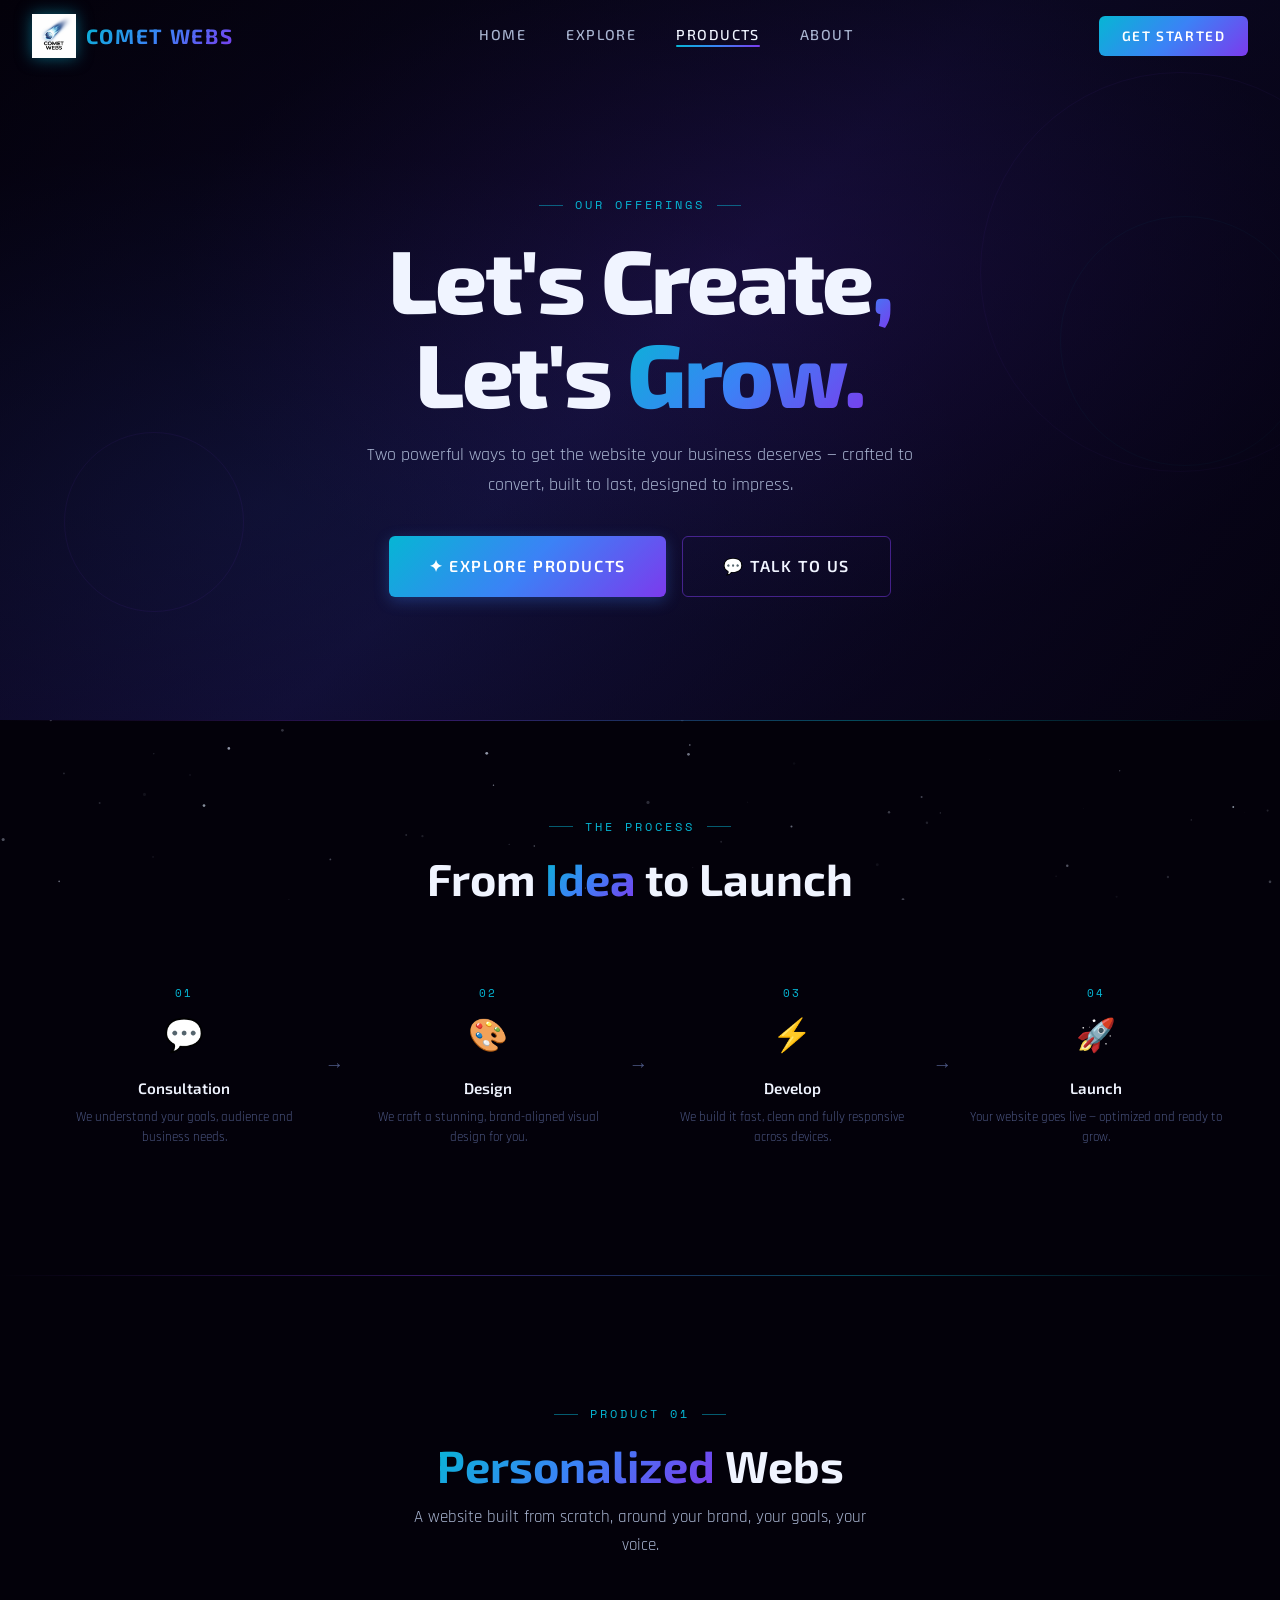
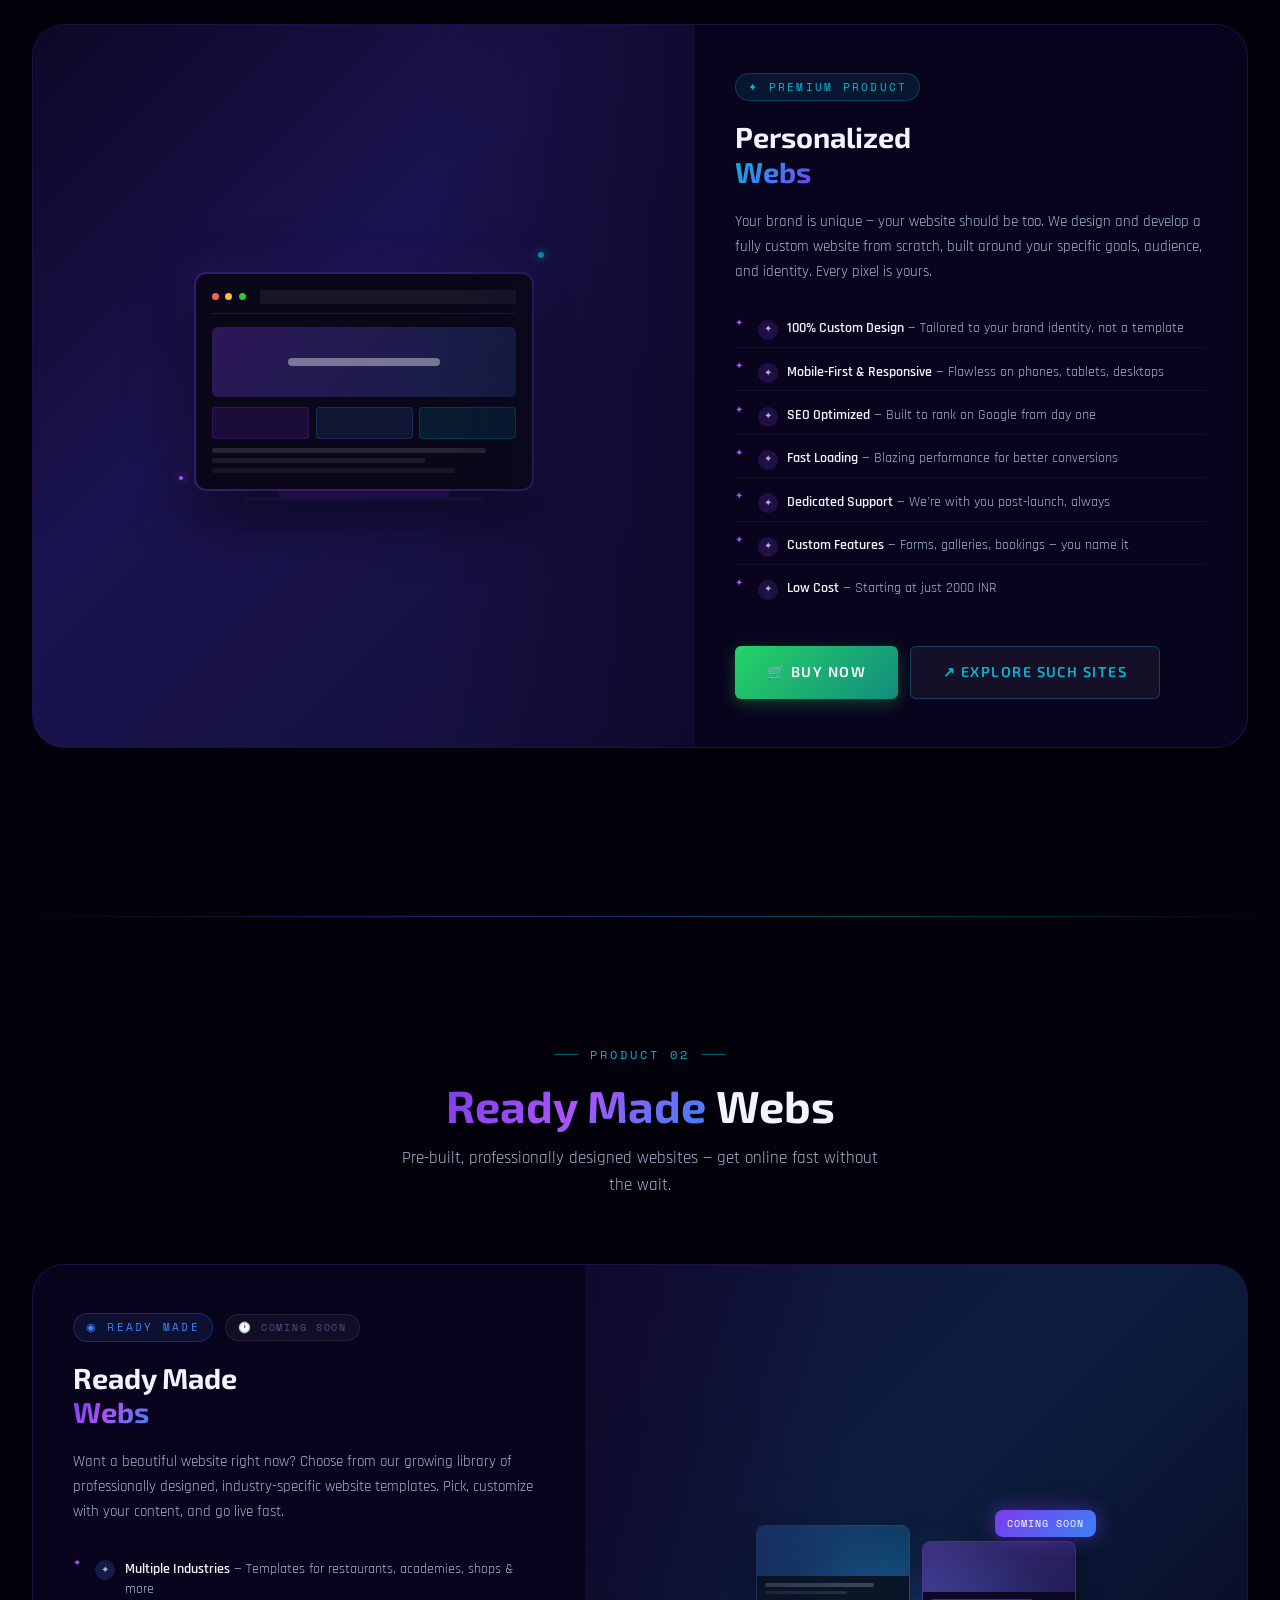
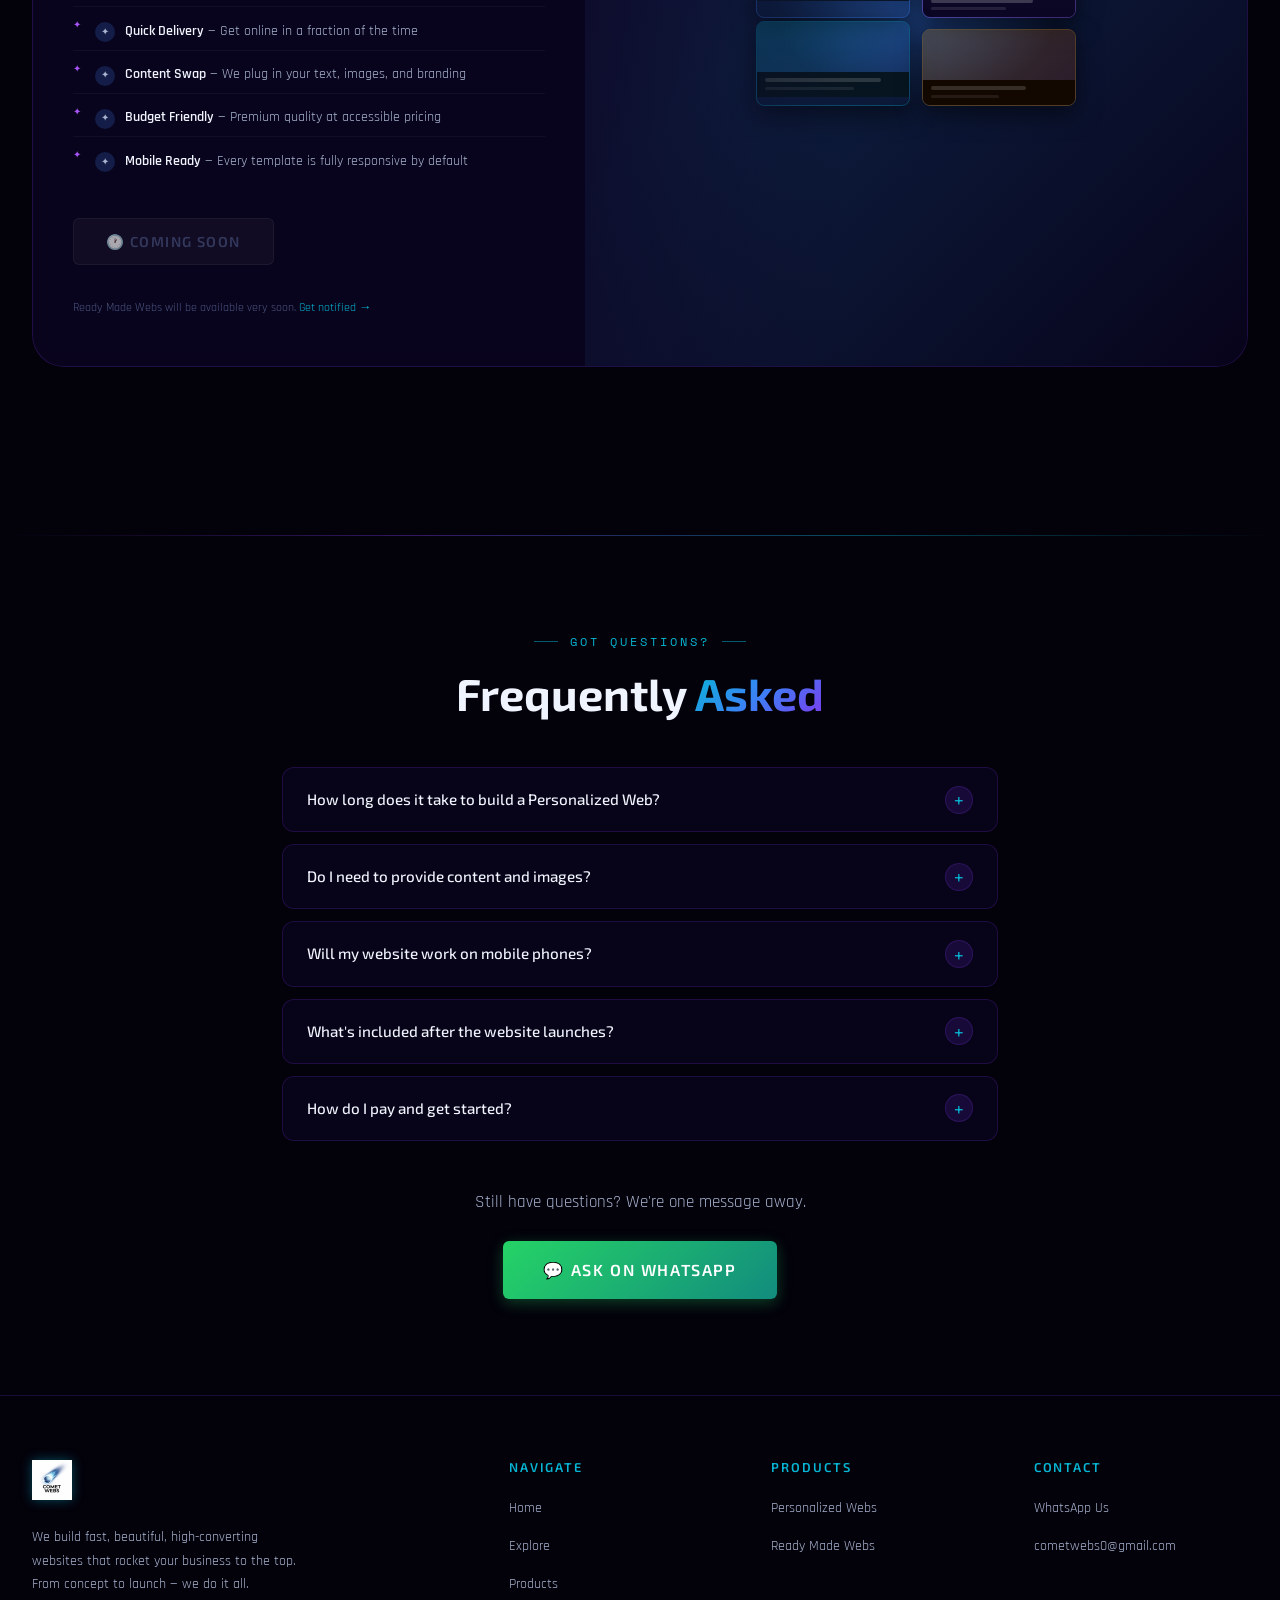
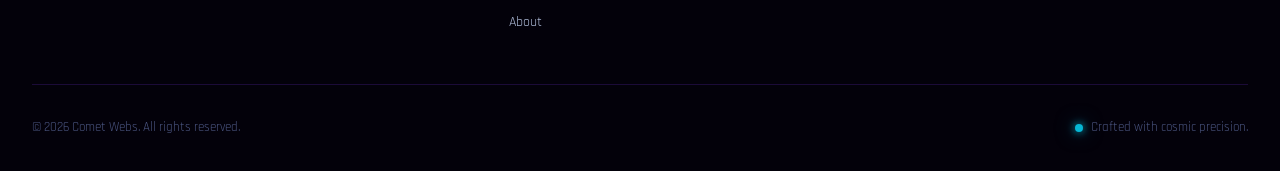
<file: products.html>
<!DOCTYPE html>
<html lang="en">
<head>
  <meta charset="UTF-8" />
  <meta name="viewport" content="width=device-width, initial-scale=1.0" />
  <title>Products — Comet Webs</title>
  <link rel="stylesheet" href="styles.css" />
  <style>
    /* ── Products-page specific ── */

    /* Animated hero headline */
    .product-hero-headline {
      font-size: clamp(2.8rem, 7vw, 6rem);
      font-weight: 800;
      letter-spacing: -0.025em;
      line-height: 1.05;
    }

    /* Comma separator decoration */
    .headline-comma {
      background: var(--grad-comet);
      -webkit-background-clip: text;
      -webkit-text-fill-color: transparent;
      background-clip: text;
    }

    /* Product hero decorative ring */
    .product-hero-ring {
      position: absolute;
      border-radius: 50%;
      border: 1px solid;
      pointer-events: none;
      animation: spin-slow linear infinite;
    }

    /* Comparison note */
    .compare-note {
      display: inline-flex;
      align-items: center;
      gap: 0.5rem;
      font-family: var(--font-mono);
      font-size: 0.7rem;
      letter-spacing: 0.18em;
      text-transform: uppercase;
      color: var(--star-faint);
      margin-top: 1rem;
    }

    /* Feature list inside product card */
    .product-feature-row {
      display: flex;
      align-items: flex-start;
      gap: 0.6rem;
      padding: 0.45rem 0;
      border-bottom: 1px solid rgba(255,255,255,0.04);
    }
    .product-feature-row:last-child { border-bottom: none; }
    .product-feature-icon {
      flex-shrink: 0;
      width: 20px;
      height: 20px;
      border-radius: 50%;
      background: rgba(124,58,237,0.2);
      display: flex;
      align-items: center;
      justify-content: center;
      font-size: 0.65rem;
      margin-top: 0.1rem;
    }
    .product-feature-text {
      font-size: 0.9rem;
      color: var(--star-dim);
      line-height: 1.4;
    }
    .product-feature-text strong {
      color: var(--star-white);
      font-weight: 600;
    }

    /* Coming soon badge */
    .coming-soon-badge {
      display: inline-flex;
      align-items: center;
      gap: 0.4rem;
      font-family: var(--font-mono);
      font-size: 0.65rem;
      letter-spacing: 0.18em;
      text-transform: uppercase;
      color: var(--star-faint);
      background: rgba(255,255,255,0.04);
      border: 1px solid rgba(255,255,255,0.08);
      padding: 0.25rem 0.75rem;
      border-radius: 100px;
    }

    /* FAQ section */
    .faq-item {
      border: var(--border-dim);
      border-radius: var(--radius-md);
      overflow: hidden;
      margin-bottom: 0.75rem;
      background: rgba(13,7,38,0.5);
      transition: border-color var(--t-med);
    }
    .faq-item:hover { border-color: rgba(124,58,237,0.4); }
    .faq-question {
      display: flex;
      align-items: center;
      justify-content: space-between;
      padding: 1.1rem 1.5rem;
      cursor: pointer;
      font-family: var(--font-display);
      font-size: 0.95rem;
      font-weight: 500;
      color: var(--star-white);
      gap: 1rem;
    }
    .faq-question-icon {
      flex-shrink: 0;
      width: 28px;
      height: 28px;
      border-radius: 50%;
      background: rgba(124,58,237,0.15);
      border: var(--border-dim);
      display: flex;
      align-items: center;
      justify-content: center;
      font-size: 1.1rem;
      transition: transform var(--t-med) var(--ease-bounce), background var(--t-med);
      color: var(--comet-cyan);
    }
    .faq-item.open .faq-question-icon {
      transform: rotate(45deg);
      background: rgba(124,58,237,0.3);
    }
    .faq-answer {
      max-height: 0;
      overflow: hidden;
      transition: max-height 0.4s var(--ease-smooth), padding 0.3s;
      padding: 0 1.5rem;
      color: var(--star-dim);
      font-size: 0.92rem;
      line-height: 1.65;
    }
    .faq-item.open .faq-answer {
      max-height: 300px;
      padding: 0 1.5rem 1.2rem;
    }

    /* Process steps */
    .process-steps {
      display: grid;
      grid-template-columns: repeat(auto-fit, minmax(200px, 1fr));
      gap: 0;
      position: relative;
    }
    .process-step {
      padding: 2rem 1.5rem;
      text-align: center;
      position: relative;
    }
    .process-step::after {
      content: '→';
      position: absolute;
      right: -0.5rem;
      top: 50%;
      transform: translateY(-50%);
      color: var(--star-faint);
      font-size: 1.2rem;
    }
    .process-step:last-child::after { display: none; }
    .process-step__num {
      font-family: var(--font-mono);
      font-size: 0.7rem;
      color: var(--comet-cyan);
      letter-spacing: 0.2em;
      margin-bottom: 0.5rem;
    }
    .process-step__icon {
      font-size: 2rem;
      margin-bottom: 0.8rem;
    }
    .process-step__title {
      font-family: var(--font-display);
      font-size: 0.95rem;
      font-weight: 600;
      color: var(--star-white);
      margin-bottom: 0.4rem;
    }
    .process-step__desc {
      color: var(--star-faint);
      font-size: 0.82rem;
      line-height: 1.5;
    }

    @media (max-width: 768px) {
      .process-step::after { display: none; }
      .process-steps { grid-template-columns: 1fr 1fr; }
    }
    @media (max-width: 480px) {
      .process-steps { grid-template-columns: 1fr; }
      .product-hero-headline { font-size: 2.6rem; }
    }
  </style>
</head>
<body>

<canvas id="starfield-canvas"></canvas>

<!-- ── Navigation ── -->
<nav class="nav">
  <div class="nav__inner">
    <a href="index.html" class="nav__logo">
      <img src="logo.jpeg" alt="Comet Webs" />
      <span class="nav__logo-text">COMET WEBS</span>
    </a>
    <ul class="nav__links">
      <li><a href="index.html">Home</a></li>
      <li><a href="explore.html">Explore</a></li>
      <li><a href="products.html" class="active">Products</a></li>
      <li><a href="about.html">About</a></li>
    </ul>
    <a href="login.html" class="nav__cta">Get Started</a>
    <button class="nav__hamburger" aria-label="Menu">
      <span></span><span></span><span></span>
    </button>
  </div>
</nav>

<div class="nav__mobile">
  <ul>
    <li><a href="index.html">Home</a></li>
    <li><a href="explore.html">Explore</a></li>
    <li><a href="products.html">Products</a></li>
    <li><a href="about.html">About</a></li>
  </ul>
  <a href="login.html" class="nav__cta">Get Started ↗</a>
</div>

<!-- ── Hero ── -->
<section class="img-hero" style="min-height:80vh;">
  <!-- Deep space bg -->
  <div style="position:absolute;inset:0;background:radial-gradient(ellipse at 60% 40%, rgba(124,58,237,0.2) 0%, transparent 55%), radial-gradient(ellipse at 20% 70%, rgba(59,130,246,0.15) 0%, transparent 50%), var(--grad-dark);z-index:0;"></div>
  
  <!-- Decorative rings -->
  <div class="product-hero-ring" style="width:400px;height:400px;border-color:rgba(124,58,237,0.12);top:10%;right:-100px;animation-duration:40s;"></div>
  <div class="product-hero-ring" style="width:250px;height:250px;border-color:rgba(6,182,212,0.1);top:30%;right:-30px;animation-duration:28s;animation-direction:reverse;"></div>
  <div class="product-hero-ring" style="width:180px;height:180px;border-color:rgba(124,58,237,0.18);bottom:15%;left:5%;animation-duration:20s;"></div>

  <div class="img-hero__overlay"></div>
  <div class="img-hero__content">
    <div class="eyebrow eyebrow-center anim-fade-up">Our Offerings</div>
    <h1 class="product-hero-headline anim-fade-up delay-1">
      Let's Create<span class="headline-comma">,</span><br>
      Let's <span class="text-gradient">Grow.</span>
    </h1>
    <p class="text-dim anim-fade-up delay-2" style="max-width:580px;margin:1.4rem auto 2.2rem;font-size:1.1rem;line-height:1.7;">
      Two powerful ways to get the website your business deserves — crafted to convert, built to last, designed to impress.
    </p>
    <div class="anim-fade-up delay-3" style="display:flex;gap:1rem;justify-content:center;flex-wrap:wrap;">
      <a href="#personalized" class="btn btn--primary btn--lg">✦ Explore Products</a>
      <a href="login.html" class="btn btn--secondary btn--lg">💬 Talk to Us</a>
    </div>
  </div>
</section>

<div class="divider"></div>

<!-- ── How It Works ── -->
<section class="section-pad">
  <div class="container">
    <div style="text-align:center;margin-bottom:3rem;" class="reveal">
      <div class="eyebrow eyebrow-center">The Process</div>
      <h2 class="h-section">From <span class="text-gradient">Idea</span> to Launch</h2>
    </div>
    <div class="process-steps reveal">
      <div class="process-step">
        <div class="process-step__num">01</div>
        <div class="process-step__icon">💬</div>
        <div class="process-step__title">Consultation</div>
        <div class="process-step__desc">We understand your goals, audience and business needs.</div>
      </div>
      <div class="process-step">
        <div class="process-step__num">02</div>
        <div class="process-step__icon">🎨</div>
        <div class="process-step__title">Design</div>
        <div class="process-step__desc">We craft a stunning, brand-aligned visual design for you.</div>
      </div>
      <div class="process-step">
        <div class="process-step__num">03</div>
        <div class="process-step__icon">⚡</div>
        <div class="process-step__title">Develop</div>
        <div class="process-step__desc">We build it fast, clean and fully responsive across devices.</div>
      </div>
      <div class="process-step">
        <div class="process-step__num">04</div>
        <div class="process-step__icon">🚀</div>
        <div class="process-step__title">Launch</div>
        <div class="process-step__desc">Your website goes live — optimized and ready to grow.</div>
      </div>
    </div>
  </div>
</section>

<div class="divider"></div>

<!-- ── Product 1: Personalized Webs ── -->
<section class="section-pad section-pad--lg" id="personalized">
  <div class="container">
    <div style="text-align:center;margin-bottom:4rem;" class="reveal">
      <div class="eyebrow eyebrow-center">Product 01</div>
      <h2 class="h-section"><span class="text-gradient">Personalized</span> Webs</h2>
      <p class="text-dim" style="max-width:480px;margin:0.8rem auto 0;">A website built from scratch, around your brand, your goals, your voice.</p>
    </div>

    <div class="product-card reveal">
      <!-- Image Side -->
      <div class="product-card__img-side">
        <!-- Visual mockup of a premium custom website -->
        <div style="position:absolute;inset:0;background:linear-gradient(135deg,#0d0726 0%,#1a1450 40%,#130f3a 100%);display:flex;align-items:center;justify-content:center;overflow:hidden;">
          <!-- Decorative laptop mockup -->
          <div style="position:relative;width:85%;max-width:340px;">
            <!-- Glow behind screen -->
            <div style="position:absolute;top:50%;left:50%;transform:translate(-50%,-50%);width:280px;height:180px;background:radial-gradient(ellipse,rgba(124,58,237,0.4),transparent 70%);pointer-events:none;"></div>
            <!-- Screen -->
            <div style="background:#0a0718;border-radius:12px;border:2px solid rgba(124,58,237,0.4);padding:1rem;box-shadow:0 20px 60px rgba(0,0,0,0.7), 0 0 40px rgba(124,58,237,0.2);position:relative;">
              <!-- Browser bar -->
              <div style="display:flex;align-items:center;gap:0.4rem;margin-bottom:0.8rem;padding-bottom:0.6rem;border-bottom:1px solid rgba(255,255,255,0.08);">
                <div style="width:7px;height:7px;border-radius:50%;background:#ff5f57;"></div>
                <div style="width:7px;height:7px;border-radius:50%;background:#febc2e;"></div>
                <div style="width:7px;height:7px;border-radius:50%;background:#28c840;"></div>
                <div style="flex:1;height:14px;border-radius:3px;background:rgba(255,255,255,0.06);margin-left:0.5rem;"></div>
              </div>
              <!-- Hero mockup area -->
              <div style="height:70px;border-radius:6px;background:linear-gradient(135deg,rgba(124,58,237,0.3),rgba(59,130,246,0.2));margin-bottom:0.6rem;display:flex;align-items:center;justify-content:center;">
                <div style="width:50%;height:8px;border-radius:4px;background:rgba(255,255,255,0.4);"></div>
              </div>
              <!-- Content blocks -->
              <div style="display:grid;grid-template-columns:1fr 1fr 1fr;gap:0.4rem;margin-bottom:0.6rem;">
                <div style="height:32px;border-radius:4px;background:rgba(124,58,237,0.15);border:1px solid rgba(124,58,237,0.2);"></div>
                <div style="height:32px;border-radius:4px;background:rgba(59,130,246,0.12);border:1px solid rgba(59,130,246,0.2);"></div>
                <div style="height:32px;border-radius:4px;background:rgba(6,182,212,0.12);border:1px solid rgba(6,182,212,0.2);"></div>
              </div>
              <!-- Text lines -->
              <div style="display:flex;flex-direction:column;gap:0.3rem;">
                <div style="height:5px;border-radius:3px;background:rgba(255,255,255,0.12);width:90%;"></div>
                <div style="height:5px;border-radius:3px;background:rgba(255,255,255,0.08);width:70%;"></div>
                <div style="height:5px;border-radius:3px;background:rgba(255,255,255,0.06);width:80%;"></div>
              </div>
            </div>
            <!-- Stand -->
            <div style="width:50%;height:6px;background:rgba(124,58,237,0.3);margin:0 auto;border-radius:0 0 4px 4px;"></div>
            <div style="width:70%;height:3px;background:rgba(124,58,237,0.2);margin:0 auto;border-radius:2px;"></div>
            <!-- Floating stars -->
            <div style="position:absolute;top:-20px;right:-10px;width:6px;height:6px;border-radius:50%;background:var(--comet-cyan);box-shadow:0 0 10px var(--comet-cyan);animation:float-up 3s ease-in-out infinite;"></div>
            <div style="position:absolute;bottom:20px;left:-15px;width:4px;height:4px;border-radius:50%;background:var(--nebula-violet);box-shadow:0 0 8px var(--nebula-violet);animation:float-up 4s ease-in-out infinite 1s;"></div>
          </div>
        </div>
        <div class="product-card__img-overlay"></div>
      </div>

      <!-- Content Side -->
      <div class="product-card__content">
        <div class="product-card__tag">✦ Premium Product</div>
        <h3 class="product-card__title">
          Personalized<br><span class="text-gradient">Webs</span>
        </h3>
        <p class="product-card__desc">
          Your brand is unique — your website should be too. We design and develop a fully custom website from scratch, built around your specific goals, audience, and identity. Every pixel is yours.
        </p>

        <ul class="product-card__features" style="margin-top:0.5rem;">
          <li class="product-feature-row">
            <div class="product-feature-icon">✦</div>
            <div class="product-feature-text"><strong>100% Custom Design</strong> — Tailored to your brand identity, not a template</div>
          </li>
          <li class="product-feature-row">
            <div class="product-feature-icon">✦</div>
            <div class="product-feature-text"><strong>Mobile-First & Responsive</strong> — Flawless on phones, tablets, desktops</div>
          </li>
          <li class="product-feature-row">
            <div class="product-feature-icon">✦</div>
            <div class="product-feature-text"><strong>SEO Optimized</strong> — Built to rank on Google from day one</div>
          </li>
          <li class="product-feature-row">
            <div class="product-feature-icon">✦</div>
            <div class="product-feature-text"><strong>Fast Loading</strong> — Blazing performance for better conversions</div>
          </li>
          <li class="product-feature-row">
            <div class="product-feature-icon">✦</div>
            <div class="product-feature-text"><strong>Dedicated Support</strong> — We're with you post-launch, always</div>
          </li>
          <li class="product-feature-row">
            <div class="product-feature-icon">✦</div>
            <div class="product-feature-text"><strong>Custom Features</strong> — Forms, galleries, bookings — you name it</div>
          </li>
         <li class="product-feature-row">
            <div class="product-feature-icon">✦</div>
            <div class="product-feature-text"><strong>Low Cost</strong> — Starting at just 2000 INR</div>
          </li>
        </ul>

        <div class="product-card__actions" style="margin-top:1.2rem;">
          <a href="login.html" class="btn btn--whatsapp">
            🛒 Buy Now 
          </a>
          <a href="explore.html" class="btn btn--ghost">
            ↗ Explore Such Sites
          </a>
        </div>
      </div>
    </div>
  </div>
</section>

<div class="divider"></div>

<!-- ── Product 2: Ready Made Webs ── -->
<section class="section-pad section-pad--lg" id="readymade">
  <div class="container">
    <div style="text-align:center;margin-bottom:4rem;" class="reveal">
      <div class="eyebrow eyebrow-center">Product 02</div>
      <h2 class="h-section"><span class="text-gradient-nebula">Ready Made</span> Webs</h2>
      <p class="text-dim" style="max-width:500px;margin:0.8rem auto 0;">Pre-built, professionally designed websites — get online fast without the wait.</p>
    </div>

    <div class="product-card reveal" style="direction:rtl;">
      <!-- Image Side (visually right side) -->
      <div class="product-card__img-side" style="direction:ltr;">
        <div style="position:absolute;inset:0;background:linear-gradient(135deg,#130f3a 0%,#0d1f40 40%,#07031a 100%);display:flex;align-items:center;justify-content:center;overflow:hidden;">
          <!-- Ready-made grid mockup -->
          <div style="position:relative;width:85%;max-width:320px;">
            <div style="position:absolute;top:50%;left:50%;transform:translate(-50%,-50%);width:280px;height:180px;background:radial-gradient(ellipse,rgba(59,130,246,0.35),transparent 70%);pointer-events:none;"></div>
            <!-- Cards grid showing templates -->
            <div style="display:grid;grid-template-columns:1fr 1fr;gap:0.7rem;position:relative;">
              <div style="border-radius:8px;overflow:hidden;border:1px solid rgba(59,130,246,0.35);box-shadow:0 8px 24px rgba(0,0,0,0.5);">
                <div style="height:50px;background:linear-gradient(135deg,rgba(59,130,246,0.3),rgba(6,182,212,0.2));"></div>
                <div style="background:#0a1628;padding:0.4rem 0.5rem;">
                  <div style="height:4px;border-radius:2px;background:rgba(255,255,255,0.2);margin-bottom:0.3rem;width:80%;"></div>
                  <div style="height:3px;border-radius:2px;background:rgba(255,255,255,0.1);width:60%;"></div>
                </div>
              </div>
              <div style="border-radius:8px;overflow:hidden;border:1px solid rgba(168,85,247,0.35);box-shadow:0 8px 24px rgba(0,0,0,0.5);margin-top:1rem;">
                <div style="height:50px;background:linear-gradient(135deg,rgba(168,85,247,0.3),rgba(124,58,237,0.2));"></div>
                <div style="background:#0d0726;padding:0.4rem 0.5rem;">
                  <div style="height:4px;border-radius:2px;background:rgba(255,255,255,0.2);margin-bottom:0.3rem;width:75%;"></div>
                  <div style="height:3px;border-radius:2px;background:rgba(255,255,255,0.1);width:55%;"></div>
                </div>
              </div>
              <div style="border-radius:8px;overflow:hidden;border:1px solid rgba(6,182,212,0.3);box-shadow:0 8px 24px rgba(0,0,0,0.5);margin-top:-0.5rem;">
                <div style="height:50px;background:linear-gradient(135deg,rgba(6,182,212,0.25),rgba(59,130,246,0.15));"></div>
                <div style="background:#071520;padding:0.4rem 0.5rem;">
                  <div style="height:4px;border-radius:2px;background:rgba(255,255,255,0.15);margin-bottom:0.3rem;width:85%;"></div>
                  <div style="height:3px;border-radius:2px;background:rgba(255,255,255,0.08);width:65%;"></div>
                </div>
              </div>
              <div style="border-radius:8px;overflow:hidden;border:1px solid rgba(245,158,11,0.3);box-shadow:0 8px 24px rgba(0,0,0,0.5);">
                <div style="height:50px;background:linear-gradient(135deg,rgba(245,158,11,0.2),rgba(234,88,12,0.15));"></div>
                <div style="background:#120800;padding:0.4rem 0.5rem;">
                  <div style="height:4px;border-radius:2px;background:rgba(255,255,255,0.15);margin-bottom:0.3rem;width:70%;"></div>
                  <div style="height:3px;border-radius:2px;background:rgba(255,255,255,0.08);width:50%;"></div>
                </div>
              </div>
            </div>
            <!-- Floating badge -->
            <div style="position:absolute;top:-15px;right:-20px;background:linear-gradient(135deg,var(--nebula-purple),var(--comet-blue));border-radius:8px;padding:0.35rem 0.75rem;font-family:'Space Mono',monospace;font-size:0.6rem;color:white;letter-spacing:0.1em;box-shadow:0 0 20px rgba(124,58,237,0.5);">COMING SOON</div>
          </div>
        </div>
        <div class="product-card__img-overlay" style="direction:ltr;background:linear-gradient(270deg,transparent 60%,rgba(13,7,38,0.7) 100%);"></div>
      </div>

      <!-- Content Side -->
      <div class="product-card__content" style="direction:ltr;">
        <div style="display:flex;align-items:center;gap:0.75rem;flex-wrap:wrap;">
          <div class="product-card__tag" style="background:rgba(59,130,246,0.1);border-color:rgba(59,130,246,0.25);color:var(--comet-blue);">◉ Ready Made</div>
          <div class="coming-soon-badge">🕐 Coming Soon</div>
        </div>
        <h3 class="product-card__title">
          Ready Made<br><span class="text-gradient-nebula">Webs</span>
        </h3>
        <p class="product-card__desc">
          Want a beautiful website right now? Choose from our growing library of professionally designed, industry-specific website templates. Pick, customize with your content, and go live fast.
        </p>

        <ul class="product-card__features" style="margin-top:0.5rem;">
          <li class="product-feature-row">
            <div class="product-feature-icon" style="background:rgba(59,130,246,0.2);">✦</div>
            <div class="product-feature-text"><strong>Multiple Industries</strong> — Templates for restaurants, academies, shops & more</div>
          </li>
          <li class="product-feature-row">
            <div class="product-feature-icon" style="background:rgba(59,130,246,0.2);">✦</div>
            <div class="product-feature-text"><strong>Quick Delivery</strong> — Get online in a fraction of the time</div>
          </li>
          <li class="product-feature-row">
            <div class="product-feature-icon" style="background:rgba(59,130,246,0.2);">✦</div>
            <div class="product-feature-text"><strong>Content Swap</strong> — We plug in your text, images, and branding</div>
          </li>
          <li class="product-feature-row">
            <div class="product-feature-icon" style="background:rgba(59,130,246,0.2);">✦</div>
            <div class="product-feature-text"><strong>Budget Friendly</strong> — Premium quality at accessible pricing</div>
          </li>
          <li class="product-feature-row">
            <div class="product-feature-icon" style="background:rgba(59,130,246,0.2);">✦</div>
            <div class="product-feature-text"><strong>Mobile Ready</strong> — Every template is fully responsive by default</div>
          </li>
        </ul>

        <div class="product-card__actions" style="margin-top:1.2rem;">
          <!-- Coming soon — no action on click -->
          <button class="btn btn--disabled" onclick="return false;" style="cursor:not-allowed;opacity:0.65;">
            🕐 Coming Soon
          </button>
        
        </div>
        <p style="font-size:0.78rem;color:var(--star-faint);margin-top:0.8rem;">Ready Made Webs will be available very soon. <a href="https://wa.me/919687608826?text=Notify%20me%20when%20Ready%20Made%20Webs%20launch!" target="_blank" style="color:var(--comet-cyan);text-decoration:none;">Get notified →</a></p>
      </div>
    </div>
  </div>
</section>

<div class="divider"></div>

<!-- ── FAQ ── -->
<section class="section-pad">
  <div class="container" style="max-width:780px;">
    <div style="text-align:center;margin-bottom:3rem;" class="reveal">
      <div class="eyebrow eyebrow-center">Got Questions?</div>
      <h2 class="h-section">Frequently <span class="text-gradient">Asked</span></h2>
    </div>

    <div class="reveal">
      <div class="faq-item">
        <div class="faq-question">
          How long does it take to build a Personalized Web?
          <span class="faq-question-icon">+</span>
        </div>
        <div class="faq-answer">Most personalized websites are delivered within 3–7 business days depending on the complexity, number of pages, and your feedback speed. We keep you in the loop throughout the process.</div>
      </div>

      <div class="faq-item">
        <div class="faq-question">
          Do I need to provide content and images?
          <span class="faq-question-icon">+</span>
        </div>
        <div class="faq-answer">Ideally yes — your own content and photos work best. But if you don't have them, we can help source royalty-free images and write placeholder content to get things moving.</div>
      </div>

      <div class="faq-item">
        <div class="faq-question">
          Will my website work on mobile phones?
          <span class="faq-question-icon">+</span>
        </div>
        <div class="faq-answer">Absolutely. Every website we build is mobile-first and tested across phones, tablets, and desktops before delivery. Your customers get a great experience regardless of device.</div>
      </div>

      <div class="faq-item">
        <div class="faq-question">
          What's included after the website launches?
          <span class="faq-question-icon">+</span>
        </div>
        <div class="faq-answer">We provide post-launch support to fix any bugs or small tweaks. For ongoing updates, changes, or hosting management, we offer flexible support packages to keep your site running smoothly.</div>
      </div>

      <div class="faq-item">
        <div class="faq-question">
          How do I pay and get started?
          <span class="faq-question-icon">+</span>
        </div>
        <div class="faq-answer">Simple — just<a href="login.html"> Click here!</a> We'll discuss your needs, share a quote, and once you confirm, we begin immediately. Payment is processed securely and conveniently.</div>
      </div>
    </div>

    <div class="reveal" style="text-align:center;margin-top:3rem;">
      <p class="text-dim" style="margin-bottom:1.5rem;">Still have questions? We're one message away.</p>
      <a href="https://wa.me/919687608826?text=I%20have%20a%20question%20about%20your%20products!" target="_blank" class="btn btn--whatsapp btn--lg">
        💬 Ask on WhatsApp
      </a>
    </div>
  </div>
</section>

<!-- ── Footer ── -->
<footer>
  <div class="container">
    <div class="footer__grid">
      <div class="footer__brand">
        <img src="logo.jpeg" alt="Comet Webs" />
        <p>We build fast, beautiful, high-converting websites that rocket your business to the top. From concept to launch — we do it all.</p>
      </div>
      <div class="footer__col">
        <h4>Navigate</h4>
        <ul>
          <li><a href="index.html">Home</a></li>
          <li><a href="explore.html">Explore</a></li>
          <li><a href="products.html">Products</a></li>
          <li><a href="about.html">About</a></li>
        </ul>
      </div>
      <div class="footer__col">
        <h4>Products</h4>
        <ul>
          <li><a href="#personalized">Personalized Webs</a></li>
          <li><a href="#readymade">Ready Made Webs</a></li>
        </ul>
      </div>
      <div class="footer__col">
        <h4>Contact</h4>
        <ul>
          <li><a href="login." target="_blank">WhatsApp Us</a></li>
          <li><a href="mailto:cometwebs0@gmail.com">cometwebs0@gmail.com</a></li>
        </ul>
      </div>
    </div>
    <div class="footer__bottom">
      <span>© 2026 Comet Webs. All rights reserved.</span>
      <span style="display:flex;align-items:center;gap:0.5rem;"><span class="glow-dot"></span> Crafted with cosmic precision.</span>
    </div>
  </div>
</footer>

<script src="main.js"></script>
<script>
  // FAQ accordion
  document.querySelectorAll('.faq-question').forEach(btn => {
    btn.addEventListener('click', () => {
      const item = btn.parentElement;
      const isOpen = item.classList.contains('open');
      // close all
      document.querySelectorAll('.faq-item').forEach(i => i.classList.remove('open'));
      // open clicked if it was closed
      if (!isOpen) item.classList.add('open');
    });
  });
</script>
</body>
</html>
</file>
<file: styles.css>
/* ============================================================
   COMET WEBS — Universal Stylesheet
   Theme: Deep Space | Font: Geometric Sans | Motion: Cosmic
   ============================================================ */

@import url('https://fonts.googleapis.com/css2?family=Exo+2:ital,wght@0,100..900;1,100..900&family=Rajdhani:wght@300;400;500;600;700&family=Space+Mono:ital,wght@0,400;0,700;1,400&display=swap');

/* ── CSS Variables ─────────────────────────────────────────── */
:root {
  /* Core Palette */
  --space-void:     #03010a;
  --space-deep:     #07031a;
  --space-dark:     #0d0726;
  --space-mid:      #130f3a;
  --space-surface:  #1a1450;

  /* Accent Spectrum */
  --nebula-purple:  #7c3aed;
  --nebula-violet:  #a855f7;
  --comet-blue:     #3b82f6;
  --comet-cyan:     #06b6d4;
  --comet-light:    #7dd3fc;
  --star-white:     #f0f4ff;
  --star-dim:       #a8b4d0;
  --star-faint:     #4a5580;

  /* Gradients */
  --grad-comet:     linear-gradient(135deg, var(--comet-cyan), var(--comet-blue), var(--nebula-purple));
  --grad-nebula:    linear-gradient(135deg, var(--nebula-purple), var(--nebula-violet), var(--comet-blue));
  --grad-dark:      linear-gradient(180deg, var(--space-void) 0%, var(--space-deep) 50%, var(--space-dark) 100%);
  --grad-card:      linear-gradient(135deg, rgba(124,58,237,0.12), rgba(59,130,246,0.08));
  --grad-glow-blue: radial-gradient(ellipse, rgba(59,130,246,0.3) 0%, transparent 70%);
  --grad-glow-purple: radial-gradient(ellipse, rgba(124,58,237,0.25) 0%, transparent 70%);

  /* Typography */
  --font-display:   'Exo 2', sans-serif;
  --font-body:      'Rajdhani', sans-serif;
  --font-mono:      'Space Mono', monospace;

  /* Sizing */
  --nav-h:          72px;
  --max-w:          1280px;
  --radius-sm:      6px;
  --radius-md:      12px;
  --radius-lg:      20px;
  --radius-xl:      32px;

  /* Borders & Glow */
  --border-dim:     1px solid rgba(124,58,237,0.2);
  --border-bright:  1px solid rgba(124,58,237,0.5);
  --glow-purple:    0 0 20px rgba(124,58,237,0.4), 0 0 60px rgba(124,58,237,0.15);
  --glow-blue:      0 0 20px rgba(59,130,246,0.4), 0 0 60px rgba(59,130,246,0.15);
  --glow-cyan:      0 0 20px rgba(6,182,212,0.4), 0 0 60px rgba(6,182,212,0.15);
  --shadow-card:    0 8px 32px rgba(0,0,0,0.5), 0 0 0 1px rgba(124,58,237,0.15);

  /* Transitions */
  --ease-smooth:    cubic-bezier(0.25, 0.46, 0.45, 0.94);
  --ease-bounce:    cubic-bezier(0.34, 1.56, 0.64, 1);
  --ease-sharp:     cubic-bezier(0.76, 0, 0.24, 1);
  --t-fast:         0.18s;
  --t-med:          0.35s;
  --t-slow:         0.6s;
}

/* ── Reset & Base ───────────────────────────────────────────── */
*, *::before, *::after {
  box-sizing: border-box;
  margin: 0;
  padding: 0;
}

html {
  scroll-behavior: smooth;
  font-size: 16px;
  -webkit-font-smoothing: antialiased;
  -moz-osx-font-smoothing: grayscale;
}

body {
  background: var(--space-void);
  color: var(--star-white);
  font-family: var(--font-body);
  font-size: 1.05rem;
  line-height: 1.65;
  overflow-x: hidden;
  min-height: 100vh;
}

/* Scrollbar */
::-webkit-scrollbar { width: 6px; }
::-webkit-scrollbar-track { background: var(--space-void); }
::-webkit-scrollbar-thumb {
  background: var(--nebula-purple);
  border-radius: 3px;
}

/* ── Canvas Layer ───────────────────────────────────────────── */
#starfield-canvas {
  position: fixed;
  top: 0; left: 0;
  width: 100%; height: 100%;
  pointer-events: none;
  z-index: 0;
}

/* ── Navigation ─────────────────────────────────────────────── */
.nav {
  position: fixed;
  top: 0; left: 0; right: 0;
  height: var(--nav-h);
  z-index: 1000;
  display: flex;
  align-items: center;
  padding: 0 2rem;
  transition: background var(--t-med) var(--ease-smooth),
              backdrop-filter var(--t-med) var(--ease-smooth),
              box-shadow var(--t-med) var(--ease-smooth);
}

.nav.scrolled {
  background: rgba(3,1,10,0.85);
  backdrop-filter: blur(20px);
  -webkit-backdrop-filter: blur(20px);
  box-shadow: 0 1px 0 rgba(124,58,237,0.3);
}

.nav__inner {
  max-width: var(--max-w);
  width: 100%;
  margin: 0 auto;
  display: flex;
  align-items: center;
  justify-content: space-between;
}

.nav__logo {
  display: flex;
  align-items: center;
  gap: 0.6rem;
  text-decoration: none;
}

.nav__logo img {
  height: 44px;
  width: auto;
  filter: drop-shadow(0 0 8px rgba(6,182,212,0.5));
}

.nav__logo-text {
  font-family: var(--font-display);
  font-weight: 700;
  font-size: 1.3rem;
  letter-spacing: 0.08em;
  background: var(--grad-comet);
  -webkit-background-clip: text;
  -webkit-text-fill-color: transparent;
  background-clip: text;
}

.nav__links {
  display: flex;
  align-items: center;
  gap: 2.5rem;
  list-style: none;
}

.nav__links a {
  font-family: var(--font-display);
  font-weight: 500;
  font-size: 0.9rem;
  letter-spacing: 0.1em;
  text-transform: uppercase;
  color: var(--star-dim);
  text-decoration: none;
  position: relative;
  transition: color var(--t-fast);
}

.nav__links a::after {
  content: '';
  position: absolute;
  bottom: -4px;
  left: 0; right: 0;
  height: 2px;
  background: var(--grad-comet);
  border-radius: 1px;
  transform: scaleX(0);
  transition: transform var(--t-med) var(--ease-bounce);
  transform-origin: left;
}

.nav__links a:hover,
.nav__links a.active {
  color: var(--star-white);
}

.nav__links a:hover::after,
.nav__links a.active::after {
  transform: scaleX(1);
}

.nav__cta {
  font-family: var(--font-display);
  font-size: 0.85rem;
  font-weight: 600;
  letter-spacing: 0.12em;
  text-transform: uppercase;
  padding: 0.55rem 1.4rem;
  background: var(--grad-comet);
  color: white;
  border: none;
  border-radius: var(--radius-sm);
  text-decoration: none;
  cursor: pointer;
  position: relative;
  overflow: hidden;
  transition: transform var(--t-fast), box-shadow var(--t-fast);
}

.nav__cta::before {
  content: '';
  position: absolute;
  inset: 0;
  background: rgba(255,255,255,0.15);
  opacity: 0;
  transition: opacity var(--t-fast);
}

.nav__cta:hover {
  transform: translateY(-1px);
  box-shadow: var(--glow-blue);
}

.nav__cta:hover::before { opacity: 1; }

/* Hamburger */
.nav__hamburger {
  display: none;
  flex-direction: column;
  gap: 5px;
  cursor: pointer;
  padding: 4px;
  background: none;
  border: none;
}

.nav__hamburger span {
  display: block;
  width: 26px;
  height: 2px;
  background: var(--star-white);
  border-radius: 1px;
  transition: transform var(--t-med) var(--ease-sharp),
              opacity var(--t-fast),
              background var(--t-fast);
}

.nav__hamburger.open span:nth-child(1) {
  transform: translateY(7px) rotate(45deg);
}
.nav__hamburger.open span:nth-child(2) {
  opacity: 0;
  transform: scaleX(0);
}
.nav__hamburger.open span:nth-child(3) {
  transform: translateY(-7px) rotate(-45deg);
}

/* Mobile Menu */
.nav__mobile {
  display: block;
  position: fixed;
  top: var(--nav-h);
  left: 0; right: 0;
  background: rgba(3,1,10,0.97);
  backdrop-filter: blur(20px);
  -webkit-backdrop-filter: blur(20px);
  padding: 2rem;
  z-index: 999;
  border-bottom: var(--border-bright);
  transform: translateY(-20px);
  opacity: 0;
  visibility: hidden;
  transition: transform var(--t-med) var(--ease-smooth),
              opacity var(--t-med) var(--ease-smooth),
              visibility 0s linear var(--t-med);
  pointer-events: none;
}

.nav__mobile.open {
  transform: translateY(0);
  opacity: 1;
  visibility: visible;
  pointer-events: auto;
  transition: transform var(--t-med) var(--ease-smooth),
              opacity var(--t-med) var(--ease-smooth),
              visibility 0s linear 0s;
}

.nav__mobile ul {
  list-style: none;
  display: flex;
  flex-direction: column;
  gap: 0;
}

.nav__mobile ul li a {
  display: block;
  font-family: var(--font-display);
  font-weight: 500;
  font-size: 1.1rem;
  letter-spacing: 0.08em;
  text-transform: uppercase;
  color: var(--star-dim);
  text-decoration: none;
  padding: 1rem 0;
  border-bottom: 1px solid rgba(124,58,237,0.1);
  transition: color var(--t-fast), padding-left var(--t-fast);
}

.nav__mobile ul li a:hover {
  color: var(--comet-cyan);
  padding-left: 0.5rem;
}

.nav__mobile .nav__cta {
  display: block;
  text-align: center;
  margin-top: 1.5rem;
}

/* ── Buttons ────────────────────────────────────────────────── */
.btn {
  display: inline-flex;
  align-items: center;
  gap: 0.5rem;
  font-family: var(--font-display);
  font-weight: 600;
  font-size: 0.9rem;
  letter-spacing: 0.1em;
  text-transform: uppercase;
  text-decoration: none;
  border: none;
  border-radius: var(--radius-sm);
  cursor: pointer;
  padding: 0.85rem 2rem;
  position: relative;
  overflow: hidden;
  transition: transform var(--t-fast) var(--ease-bounce),
              box-shadow var(--t-fast);
  white-space: nowrap;
}

.btn::after {
  content: '';
  position: absolute;
  inset: 0;
  background: rgba(255,255,255,0.1);
  opacity: 0;
  transition: opacity var(--t-fast);
}

.btn:hover { transform: translateY(-2px); }
.btn:hover::after { opacity: 1; }
.btn:active { transform: translateY(0); }

.btn--primary {
  background: var(--grad-comet);
  color: white;
  box-shadow: 0 4px 15px rgba(59,130,246,0.3);
}
.btn--primary:hover {
  box-shadow: var(--glow-blue);
}

.btn--secondary {
  background: transparent;
  color: var(--star-white);
  border: var(--border-bright);
}
.btn--secondary:hover {
  background: rgba(124,58,237,0.1);
  border-color: var(--nebula-violet);
  box-shadow: var(--glow-purple);
}

.btn--ghost {
  background: rgba(255,255,255,0.05);
  color: var(--comet-cyan);
  border: 1px solid rgba(6,182,212,0.3);
}
.btn--ghost:hover {
  background: rgba(6,182,212,0.1);
  box-shadow: var(--glow-cyan);
}

.btn--whatsapp {
  background: linear-gradient(135deg, #25D366, #128C7E);
  color: white;
  box-shadow: 0 4px 15px rgba(37,211,102,0.3);
}
.btn--whatsapp:hover {
  box-shadow: 0 0 20px rgba(37,211,102,0.5), 0 0 60px rgba(37,211,102,0.2);
}

.btn--disabled {
  background: rgba(255,255,255,0.05);
  color: var(--star-faint);
  border: 1px solid rgba(255,255,255,0.08);
  cursor: not-allowed;
}
.btn--disabled:hover { transform: none; box-shadow: none; }
.btn--disabled::after { display: none; }

.btn--lg { padding: 1rem 2.5rem; font-size: 1rem; }
.btn--sm { padding: 0.5rem 1.2rem; font-size: 0.8rem; }

/* ── Sections & Layout ─────────────────────────────────────── */
.container {
  max-width: var(--max-w);
  margin: 0 auto;
  padding: 0 2rem;
  position: relative;
  z-index: 2;
}

section {
  position: relative;
  z-index: 2;
}

.section-pad {
  padding: 6rem 0;
}

.section-pad--lg {
  padding: 8rem 0;
}

/* ── Typography ─────────────────────────────────────────────── */
h1, h2, h3, h4 {
  font-family: var(--font-display);
  line-height: 1.15;
  font-weight: 700;
}

.h-display {
  font-size: clamp(2.8rem, 6vw, 5.5rem);
  font-weight: 800;
  letter-spacing: -0.02em;
  line-height: 1.05;
}

.h-hero {
  font-size: clamp(2.2rem, 5vw, 4.2rem);
  font-weight: 700;
  letter-spacing: -0.01em;
}

.h-section {
  font-size: clamp(1.8rem, 3.5vw, 2.8rem);
  font-weight: 700;
}

.h-card {
  font-size: 1.1rem;
  font-weight: 600;
  letter-spacing: 0.02em;
}

.text-gradient {
  background: var(--grad-comet);
  -webkit-background-clip: text;
  -webkit-text-fill-color: transparent;
  background-clip: text;
}

.text-gradient-nebula {
  background: var(--grad-nebula);
  -webkit-background-clip: text;
  -webkit-text-fill-color: transparent;
  background-clip: text;
}

.text-dim { color: var(--star-dim); }
.text-faint { color: var(--star-faint); }
.text-cyan { color: var(--comet-cyan); }
.text-center { text-align: center; }

.eyebrow {
  font-family: var(--font-mono);
  font-size: 0.75rem;
  letter-spacing: 0.25em;
  text-transform: uppercase;
  color: var(--comet-cyan);
  display: flex;
  align-items: center;
  gap: 0.75rem;
  margin-bottom: 1rem;
}

.eyebrow::before, .eyebrow::after {
  content: '';
  flex: 0 0 24px;
  height: 1px;
  background: var(--comet-cyan);
  opacity: 0.5;
}

.eyebrow-center { justify-content: center; }

/* ── Cards ──────────────────────────────────────────────────── */
.card {
  background: var(--grad-card);
  border: var(--border-dim);
  border-radius: var(--radius-lg);
  padding: 2rem;
  position: relative;
  overflow: hidden;
  transition: transform var(--t-med) var(--ease-bounce),
              border-color var(--t-med),
              box-shadow var(--t-med);
  backdrop-filter: blur(10px);
  -webkit-backdrop-filter: blur(10px);
}

.card::before {
  content: '';
  position: absolute;
  top: 0; left: 0; right: 0;
  height: 1px;
  background: linear-gradient(90deg, transparent, rgba(124,58,237,0.6), rgba(6,182,212,0.6), transparent);
  opacity: 0;
  transition: opacity var(--t-med);
}

.card:hover {
  transform: translateY(-6px);
  border-color: rgba(124,58,237,0.45);
  box-shadow: var(--shadow-card), var(--glow-purple);
}

.card:hover::before { opacity: 1; }

.card__icon {
  width: 52px;
  height: 52px;
  border-radius: var(--radius-md);
  background: rgba(124,58,237,0.15);
  border: var(--border-dim);
  display: flex;
  align-items: center;
  justify-content: center;
  font-size: 1.4rem;
  margin-bottom: 1.2rem;
  transition: background var(--t-med), box-shadow var(--t-med);
}

.card:hover .card__icon {
  background: rgba(124,58,237,0.25);
  box-shadow: var(--glow-purple);
}

.card__title {
  font-family: var(--font-display);
  font-size: 1.05rem;
  font-weight: 600;
  color: var(--star-white);
  margin-bottom: 0.6rem;
}

.card__body {
  color: var(--star-dim);
  font-size: 0.95rem;
  line-height: 1.65;
}

/* ── Marquee (Floating Cards) ───────────────────────────────── */
.marquee-wrap {
  overflow: hidden;
  position: relative;
  width: 100%;
  padding: 1rem 0;
}

.marquee-wrap::before,
.marquee-wrap::after {
  content: '';
  position: absolute;
  top: 0; bottom: 0;
  width: 120px;
  z-index: 3;
  pointer-events: none;
}

.marquee-wrap::before {
  left: 0;
  background: linear-gradient(to right, var(--space-void), transparent);
}

.marquee-wrap::after {
  right: 0;
  background: linear-gradient(to left, var(--space-void), transparent);
}

.marquee-track {
  display: flex;
  gap: 1.5rem;
  width: max-content;
  animation: marquee-rtl 30s linear infinite;
}

.marquee-track:hover { animation-play-state: paused; }

@keyframes marquee-rtl {
  from { transform: translateX(0); }
  to   { transform: translateX(-50%); }
}

.marquee-card {
  flex: 0 0 280px;
  background: rgba(13,7,38,0.8);
  border: var(--border-dim);
  border-radius: var(--radius-lg);
  padding: 1.6rem;
  backdrop-filter: blur(10px);
  -webkit-backdrop-filter: blur(10px);
  position: relative;
  overflow: hidden;
  transition: border-color var(--t-med), box-shadow var(--t-med);
}

.marquee-card:hover {
  border-color: rgba(124,58,237,0.5);
  box-shadow: var(--shadow-card);
}

.marquee-card__emoji {
  font-size: 2rem;
  margin-bottom: 0.8rem;
  display: block;
}

.marquee-card__title {
  font-family: var(--font-display);
  font-size: 0.95rem;
  font-weight: 600;
  color: var(--star-white);
  margin-bottom: 0.4rem;
}

.marquee-card__desc {
  color: var(--star-dim);
  font-size: 0.85rem;
  line-height: 1.55;
}

/* ── Hero ───────────────────────────────────────────────────── */
.hero {
  min-height: 100vh;
  display: flex;
  align-items: center;
  justify-content: center;
  position: relative;
  z-index: 2;
  padding-top: var(--nav-h);
}

.hero__bg-glow {
  position: absolute;
  inset: 0;
  pointer-events: none;
}

.hero__glow-1 {
  position: absolute;
  top: 20%;
  left: 20%;
  width: 500px;
  height: 500px;
  background: radial-gradient(circle, rgba(124,58,237,0.15) 0%, transparent 70%);
  animation: pulse-glow 6s ease-in-out infinite;
}

.hero__glow-2 {
  position: absolute;
  top: 40%;
  right: 15%;
  width: 400px;
  height: 400px;
  background: radial-gradient(circle, rgba(59,130,246,0.12) 0%, transparent 70%);
  animation: pulse-glow 8s ease-in-out infinite 2s;
}

@keyframes pulse-glow {
  0%, 100% { opacity: 1; transform: scale(1); }
  50%       { opacity: 0.6; transform: scale(1.15); }
}

/* ── Video Hero ──────────────────────────────────────────────── */
.video-hero {
  position: relative;
  min-height: 100vh;
  display: flex;
  align-items: center;
  justify-content: center;
  overflow: hidden;
  padding-top: var(--nav-h);
}

.video-hero__video {
  position: absolute;
  inset: 0;
  width: 100%;
  height: 100%;
  object-fit: cover;
  z-index: 0;
  opacity: 0.35;
}

.video-hero__overlay {
  position: absolute;
  inset: 0;
  background: linear-gradient(
    180deg,
    rgba(3,1,10,0.3) 0%,
    rgba(7,3,26,0.55) 50%,
    rgba(3,1,10,0.9) 100%
  );
  z-index: 1;
}

.video-hero__content {
  position: relative;
  z-index: 2;
  text-align: center;
  padding: 2rem;
  max-width: 900px;
}

/* ── Image Hero ──────────────────────────────────────────────── */
.img-hero {
  position: relative;
  height: 70vh;
  min-height: 500px;
  display: flex;
  align-items: center;
  justify-content: center;
  overflow: hidden;
  padding-top: var(--nav-h);
}

.img-hero__img {
  position: absolute;
  inset: 0;
  width: 100%;
  height: 100%;
  object-fit: cover;
  z-index: 0;
  opacity: 0.3;
}

.img-hero__overlay {
  position: absolute;
  inset: 0;
  background: linear-gradient(
    135deg,
    rgba(3,1,10,0.7),
    rgba(19,15,58,0.5),
    rgba(3,1,10,0.8)
  );
  z-index: 1;
}

.img-hero__content {
  position: relative;
  z-index: 2;
  text-align: center;
  padding: 2rem;
}

/* ── Article Block ──────────────────────────────────────────── */
.article-block {
  display: grid;
  grid-template-columns: 1fr 1fr;
  gap: 4rem;
  align-items: center;
}

.article-block--reverse {
  direction: rtl;
}

.article-block--reverse > * {
  direction: ltr;
}

.article-block__img-wrap {
  position: relative;
  border-radius: var(--radius-xl);
  overflow: hidden;
  aspect-ratio: 4/3;
}

.article-block__img-wrap::after {
  content: '';
  position: absolute;
  inset: 0;
  border-radius: var(--radius-xl);
  border: var(--border-dim);
  pointer-events: none;
  box-shadow: inset 0 0 60px rgba(124,58,237,0.1);
}

.article-block__img {
  width: 100%;
  height: 100%;
  object-fit: cover;
  transition: transform var(--t-slow) var(--ease-smooth);
}

.article-block__img-wrap:hover .article-block__img {
  transform: scale(1.04);
}

.article-block__img-overlay {
  position: absolute;
  inset: 0;
  background: linear-gradient(135deg, rgba(124,58,237,0.15), rgba(59,130,246,0.1));
  mix-blend-mode: overlay;
}

.article-block__text h2 {
  margin-bottom: 1.2rem;
}

.article-block__text p {
  color: var(--star-dim);
  margin-bottom: 1rem;
  font-size: 1.05rem;
}

.article-block__text ul {
  list-style: none;
  margin: 1.2rem 0;
}

.article-block__text ul li {
  color: var(--star-dim);
  padding: 0.4rem 0;
  padding-left: 1.5rem;
  position: relative;
  font-size: 0.98rem;
}

.article-block__text ul li::before {
  content: '▸';
  position: absolute;
  left: 0;
  color: var(--comet-cyan);
}

/* ── Product Cards ──────────────────────────────────────────── */
.product-card {
  display: grid;
  grid-template-columns: 1.2fr 1fr;
  gap: 0;
  border-radius: var(--radius-xl);
  overflow: hidden;
  background: rgba(13,7,38,0.7);
  border: var(--border-dim);
  margin-bottom: 2.5rem;
  transition: transform var(--t-med) var(--ease-bounce),
              box-shadow var(--t-med),
              border-color var(--t-med);
  backdrop-filter: blur(10px);
  -webkit-backdrop-filter: blur(10px);
}

.product-card:hover {
  transform: translateY(-4px);
  border-color: rgba(124,58,237,0.45);
  box-shadow: var(--shadow-card), 0 20px 80px rgba(124,58,237,0.1);
}

.product-card__img-side {
  position: relative;
  overflow: hidden;
  min-height: 420px;
}

.product-card__img {
  width: 100%;
  height: 100%;
  object-fit: cover;
  transition: transform var(--t-slow) var(--ease-smooth);
}

.product-card:hover .product-card__img {
  transform: scale(1.04);
}

.product-card__img-overlay {
  position: absolute;
  inset: 0;
  background: linear-gradient(90deg, transparent 60%, rgba(13,7,38,0.7) 100%);
}

.product-card__content {
  padding: 3rem 2.5rem;
  display: flex;
  flex-direction: column;
  justify-content: center;
  gap: 1.2rem;
}

.product-card__tag {
  font-family: var(--font-mono);
  font-size: 0.7rem;
  letter-spacing: 0.2em;
  text-transform: uppercase;
  color: var(--comet-cyan);
  background: rgba(6,182,212,0.1);
  border: 1px solid rgba(6,182,212,0.25);
  padding: 0.25rem 0.75rem;
  border-radius: 100px;
  display: inline-block;
  width: fit-content;
}

.product-card__title {
  font-family: var(--font-display);
  font-size: 1.8rem;
  font-weight: 700;
  line-height: 1.2;
}

.product-card__desc {
  color: var(--star-dim);
  font-size: 0.95rem;
  line-height: 1.65;
}

.product-card__features {
  list-style: none;
  display: flex;
  flex-direction: column;
  gap: 0.4rem;
}

.product-card__features li {
  color: var(--star-dim);
  font-size: 0.9rem;
  padding-left: 1.4rem;
  position: relative;
}

.product-card__features li::before {
  content: '✦';
  position: absolute;
  left: 0;
  color: var(--nebula-violet);
  font-size: 0.6rem;
  top: 0.3rem;
}

.product-card__actions {
  display: flex;
  flex-wrap: wrap;
  gap: 0.75rem;
  margin-top: 0.5rem;
}

/* ── Explore Cards ──────────────────────────────────────────── */
.explore-grid {
  display: grid;
  grid-template-columns: repeat(auto-fill, minmax(300px, 1fr));
  gap: 1.5rem;
}

.explore-card {
  border-radius: var(--radius-lg);
  overflow: hidden;
  background: rgba(13,7,38,0.7);
  border: var(--border-dim);
  transition: transform var(--t-med) var(--ease-bounce),
              box-shadow var(--t-med),
              border-color var(--t-med);
}

.explore-card:hover {
  transform: translateY(-6px);
  border-color: rgba(124,58,237,0.45);
  box-shadow: var(--shadow-card);
}

.explore-card__preview {
  position: relative;
  aspect-ratio: 16/9;
  overflow: hidden;
  background: var(--space-mid);
}

.explore-card__preview iframe {
  position: absolute;
  top: 0; left: 0;
  width: 200%;
  height: 200%;
  transform: scale(0.5);
  transform-origin: top left;
  border: none;
  pointer-events: none;
}

.explore-card__preview-img {
  width: 100%;
  height: 100%;
  object-fit: cover;
  transition: transform var(--t-slow) var(--ease-smooth);
}

.explore-card:hover .explore-card__preview-img {
  transform: scale(1.05);
}

.explore-card__overlay {
  position: absolute;
  inset: 0;
  background: linear-gradient(180deg, transparent 60%, rgba(13,7,38,0.8) 100%);
}

.explore-card__body {
  padding: 1.4rem 1.5rem;
}

.explore-card__title {
  font-family: var(--font-display);
  font-size: 1rem;
  font-weight: 600;
  margin-bottom: 0.3rem;
}

.explore-card__sub {
  color: var(--star-faint);
  font-size: 0.82rem;
  margin-bottom: 1rem;
}

/* ── Stats Row ──────────────────────────────────────────────── */
.stats-row {
  display: grid;
  grid-template-columns: repeat(auto-fit, minmax(160px, 1fr));
  gap: 1px;
  background: rgba(124,58,237,0.2);
  border-radius: var(--radius-lg);
  overflow: hidden;
  border: var(--border-dim);
}

.stat-item {
  background: rgba(13,7,38,0.8);
  padding: 2rem 1.5rem;
  text-align: center;
}

.stat-item__value {
  font-family: var(--font-display);
  font-size: 2.4rem;
  font-weight: 800;
  background: var(--grad-comet);
  -webkit-background-clip: text;
  -webkit-text-fill-color: transparent;
  background-clip: text;
  line-height: 1.1;
}

.stat-item__label {
  font-size: 0.85rem;
  color: var(--star-dim);
  margin-top: 0.3rem;
  font-family: var(--font-display);
  letter-spacing: 0.05em;
}

/* ── Footer ─────────────────────────────────────────────────── */
footer {
  border-top: var(--border-dim);
  padding: 4rem 0 2rem;
  position: relative;
  z-index: 2;
}

.footer__grid {
  display: grid;
  grid-template-columns: 2fr 1fr 1fr 1fr;
  gap: 3rem;
  margin-bottom: 3rem;
}

.footer__brand img {
  height: 40px;
  margin-bottom: 1rem;
  filter: drop-shadow(0 0 6px rgba(6,182,212,0.4));
}

.footer__brand p {
  color: var(--star-dim);
  font-size: 0.9rem;
  line-height: 1.65;
  max-width: 280px;
}

.footer__col h4 {
  font-family: var(--font-display);
  font-size: 0.8rem;
  font-weight: 600;
  letter-spacing: 0.15em;
  text-transform: uppercase;
  color: var(--comet-cyan);
  margin-bottom: 1.2rem;
}

.footer__col ul {
  list-style: none;
  display: flex;
  flex-direction: column;
  gap: 0.65rem;
}

.footer__col ul li a {
  color: var(--star-dim);
  text-decoration: none;
  font-size: 0.9rem;
  transition: color var(--t-fast);
}

.footer__col ul li a:hover { color: var(--star-white); }

.footer__bottom {
  display: flex;
  align-items: center;
  justify-content: space-between;
  padding-top: 2rem;
  border-top: var(--border-dim);
  color: var(--star-faint);
  font-size: 0.82rem;
}

/* ── Divider ────────────────────────────────────────────────── */
.divider {
  height: 1px;
  background: linear-gradient(90deg, transparent, rgba(124,58,237,0.4), rgba(6,182,212,0.4), transparent);
  margin: 0;
}

/* ── Glow Accent ────────────────────────────────────────────── */
.glow-dot {
  display: inline-block;
  width: 8px;
  height: 8px;
  border-radius: 50%;
  background: var(--comet-cyan);
  box-shadow: 0 0 8px var(--comet-cyan), 0 0 20px rgba(6,182,212,0.5);
  animation: blink 2s ease-in-out infinite;
}

@keyframes blink {
  0%, 100% { opacity: 1; }
  50%       { opacity: 0.3; }
}

/* ── Animations ─────────────────────────────────────────────── */
@keyframes comet-streak {
  0%   { transform: translateX(120%) translateY(-30%) rotate(-35deg); opacity: 0; }
  10%  { opacity: 1; }
  90%  { opacity: 1; }
  100% { transform: translateX(-120%) translateY(30%) rotate(-35deg); opacity: 0; }
}

@keyframes float-up {
  0%   { transform: translateY(0); }
  50%  { transform: translateY(-12px); }
  100% { transform: translateY(0); }
}

@keyframes spin-slow {
  from { transform: rotate(0deg); }
  to   { transform: rotate(360deg); }
}

@keyframes fade-up {
  from { opacity: 0; transform: translateY(30px); }
  to   { opacity: 1; transform: translateY(0); }
}

@keyframes fade-in {
  from { opacity: 0; }
  to   { opacity: 1; }
}

@keyframes scale-in {
  from { opacity: 0; transform: scale(0.9); }
  to   { opacity: 1; transform: scale(1); }
}

.anim-fade-up    { animation: fade-up var(--t-slow) var(--ease-smooth) both; }
.anim-fade-in    { animation: fade-in var(--t-slow) var(--ease-smooth) both; }
.anim-scale-in   { animation: scale-in var(--t-slow) var(--ease-bounce) both; }

.delay-1 { animation-delay: 0.1s; }
.delay-2 { animation-delay: 0.2s; }
.delay-3 { animation-delay: 0.3s; }
.delay-4 { animation-delay: 0.4s; }
.delay-5 { animation-delay: 0.5s; }
.delay-6 { animation-delay: 0.6s; }

/* Scroll-triggered reveal */
.reveal {
  opacity: 0;
  transform: translateY(28px);
  transition: opacity 0.7s var(--ease-smooth),
              transform 0.7s var(--ease-smooth);
}

.reveal.visible {
  opacity: 1;
  transform: translateY(0);
}

.reveal-left {
  opacity: 0;
  transform: translateX(-30px);
  transition: opacity 0.7s var(--ease-smooth),
              transform 0.7s var(--ease-smooth);
}

.reveal-right {
  opacity: 0;
  transform: translateX(30px);
  transition: opacity 0.7s var(--ease-smooth),
              transform 0.7s var(--ease-smooth);
}

.reveal-left.visible,
.reveal-right.visible {
  opacity: 1;
  transform: translateX(0);
}

/* ── Responsive ─────────────────────────────────────────────── */
@media (max-width: 1024px) {
  .article-block {
    grid-template-columns: 1fr;
    gap: 2.5rem;
  }
  .article-block--reverse { direction: ltr; }
  .product-card {
    grid-template-columns: 1fr;
  }
  .product-card__img-side {
    min-height: 280px;
  }
  .product-card__img-overlay {
    background: linear-gradient(0deg, rgba(13,7,38,0.7) 0%, transparent 60%);
  }
  .footer__grid {
    grid-template-columns: 1fr 1fr;
    gap: 2rem;
  }
}

@media (max-width: 768px) {
  :root { --nav-h: 64px; }

  .nav__links, .nav__cta { display: none; }
  .nav__hamburger { display: flex; }

  .section-pad { padding: 4rem 0; }
  .section-pad--lg { padding: 5rem 0; }

  .container { padding: 0 1.2rem; }

  .stats-row {
    grid-template-columns: 1fr 1fr;
  }

  .footer__grid {
    grid-template-columns: 1fr;
    gap: 2rem;
  }

  .footer__bottom {
    flex-direction: column;
    gap: 1rem;
    text-align: center;
  }

  .product-card__content {
    padding: 2rem 1.5rem;
  }

  .explore-grid {
    grid-template-columns: 1fr;
  }

  .hero__glow-1, .hero__glow-2 { display: none; }
}

@media (max-width: 480px) {
  .btn--lg {
    padding: 0.9rem 1.8rem;
    font-size: 0.9rem;
  }
  .marquee-card { flex: 0 0 240px; }
}
</file>
